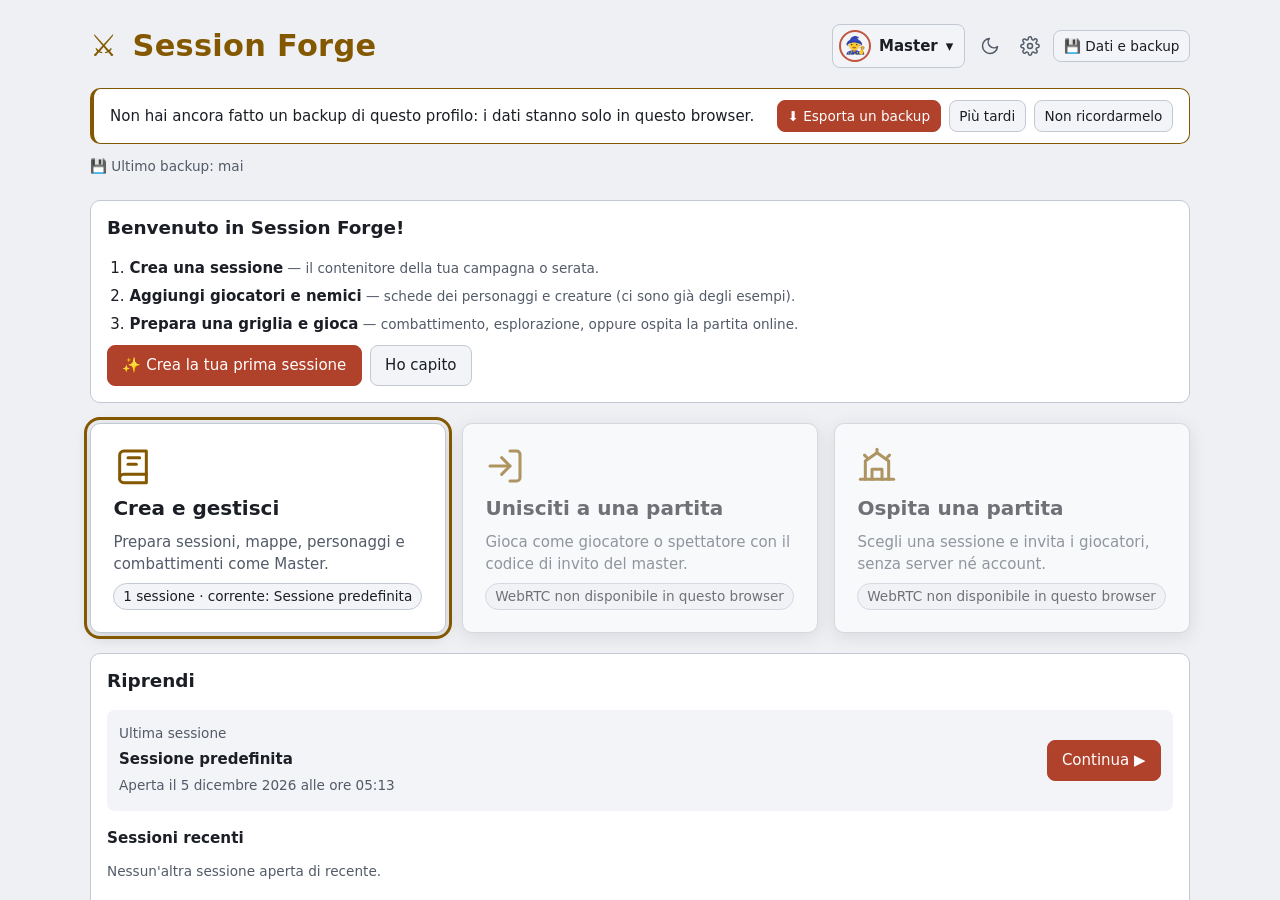
<file: index.html>
<!doctype html>
<html lang="it">
<head>
  <meta charset="utf-8">
  <meta name="viewport" content="width=device-width, initial-scale=1">
  <title>Session Forge</title>
  <meta name="description" content="Prepara e gioca le tue sessioni di D&amp;D 5e">
  <meta name="theme-color" content="#14161c">
  <link rel="manifest" href="manifest.json">
  <link rel="icon" href="icons/icon.svg" type="image/svg+xml">
  <!-- Tema, dimensione del testo e animazioni applicati prima del rendering (niente lampo di tema sbagliato). -->
  <script src="js/stato/archivio-locale.js"></script>
  <script src="js/impostazioni.js"></script>
  <script>DnD.impostazioni.init();</script>
  <link rel="stylesheet" href="css/style.css">
  <link rel="stylesheet" href="css/boss.css">
  <link rel="stylesheet" href="css/leggendario.css">
  <link rel="stylesheet" href="css/dadi.css">
  <link rel="stylesheet" href="css/portale.css">
</head>
<body>
  <div class="app">
    <nav class="sidebar" aria-label="Navigazione">
      <div class="brand">
        <span class="brand-name"><span class="brand-icon" aria-hidden="true">⚔</span> <span class="nav-label" id="brand-name">Session Forge</span></span>
        <button type="button" class="icon-btn sidebar-toggle" id="sidebar-toggle" aria-expanded="true" aria-controls="nav-list" title="Chiudi la barra (Ctrl+B)" aria-label="Chiudi la barra laterale">«</button>
      </div>
      <div class="session-picker" id="session-picker"></div>
      <ul class="nav" id="nav-list" aria-label="Sezioni"></ul>
      <div class="sidebar-footer" id="sidebar-footer"></div>
    </nav>
    <main id="main" class="main" tabindex="-1"></main>
  </div>
  <button type="button" id="dice-fab" class="dice-fab" aria-label="Apri i dadi" title="Dadi">🎲</button>
  <div id="toasts" class="toasts" aria-live="polite"></div>

  <script src="js/config.js"></script>
  <script src="js/dati/misure.js"></script>
  <script src="js/modello.js"></script>
  <script src="js/dadi.js"></script>
  <script src="js/regole.js"></script>
  <script src="js/statistiche.js"></script>
  <script src="js/combattenti.js"></script>
  <script src="js/dati/classi.js"></script>
  <script src="js/magie.js"></script>
  <script src="js/dati/srd-incantesimi.js"></script>
  <script src="js/srd-analisi.js"></script>
  <script src="js/dati/equipaggiamento.js"></script>
  <script src="js/dati/nomi.js"></script>
  <script src="js/dati/colori.js"></script>
  <script src="js/dati/libreria-icone.js"></script>
  <script src="js/icone.js"></script>
  <script src="js/immagini.js"></script>
  <script src="js/dati/suoni.js"></script>
  <script src="js/audio.js"></script>
  <script src="js/tileset.js"></script>
  <script src="js/tile.js"></script>
  <script src="js/tilemap.js"></script>
  <script src="js/collisioni.js"></script>
  <script src="js/griglia.js"></script>
  <script src="js/migrazioni-tile.js"></script>
  <script src="js/dati/visione.js"></script>
  <script src="js/visione.js"></script>
  <script src="js/condizioni.js"></script>
  <script src="js/dati/riposi.js"></script>
  <script src="js/riposi.js"></script>
  <script src="js/movimento.js"></script>
  <script src="js/layout-combattimento.js"></script>
  <script src="js/dati/creature.js"></script>
  <script src="js/dati/leggendario.js"></script>
  <script src="js/ia-comportamento.js"></script>
  <script src="js/creature.js"></script>
  <script src="js/boss.js"></script>
  <script src="js/biomi.js"></script>
  <script src="js/eventi.js"></script>
  <script src="js/esplorazione.js"></script>
  <script src="js/percorso.js"></script>
  <script src="js/dati/scheda.js"></script>
  <script src="js/scheda.js"></script>
  <script src="js/leggendario.js"></script>
  <script src="js/attrezzatura.js"></script>
  <script src="js/oggetti-mappa.js"></script>
  <script src="js/dati/mondo.js"></script>
  <script src="js/fazioni.js"></script>
  <script src="js/party.js"></script>
  <script src="js/citta.js"></script>
  <script src="js/npc.js"></script>
  <script src="js/quest.js"></script>
  <script src="js/dati/difficolta.js"></script>
  <script src="js/difficolta.js"></script>
  <script src="js/dati/scene.js"></script>
  <script src="js/scene.js"></script>
  <script src="js/dati/ia.js"></script>
  <script src="js/ia.js"></script>
  <script src="js/combattimento.js"></script>
  <script src="js/note.js"></script>
  <script src="js/validazione.js"></script>
  <script src="js/stato/normalizza.js"></script>
  <script src="js/stato/esempi.js"></script>
  <script src="js/stato/migrazioni.js"></script>
  <script src="js/dati.js"></script>
  <script src="js/stato/profili.js"></script>
  <script src="js/stato/archivio.js"></script>
  <script src="js/sessioni.js"></script>
  <script src="js/stato/srd.js"></script>
  <script src="js/stato/unione.js"></script>
  <script src="js/stato/backup.js"></script>
  <script src="js/generatore.js"></script>
  <script src="js/rotte.js"></script>
  <script src="js/rete/protocollo.js"></script>
  <script src="js/rete/trasporto.js"></script>
  <script src="js/rete/codici.js"></script>
  <script src="js/rete/segnalazione.js"></script>
  <script src="js/rete/filtro.js"></script>
  <script src="js/rete/immagini.js"></script>
  <script src="js/rete/intenzioni.js"></script>
  <script src="js/rete/valutazione.js"></script>
  <script src="js/rete/sessione.js"></script>
  <script src="js/ui-comune.js"></script>
  <script src="js/ui-condizioni.js"></script>
  <script src="js/ui-riposi.js"></script>
  <script src="js/ui-difficolta.js"></script>
  <script src="js/ui-icone.js"></script>
  <script src="js/ui-razze.js"></script>
  <script src="js/ui-srd.js"></script>
  <script src="js/ui-magie.js"></script>
  <script src="js/ui-incantesimi.js"></script>
  <script src="js/ui-asset.js"></script>
  <script src="js/ui-oggetti-mappa.js"></script>
  <script src="js/ui-ia.js"></script>
  <script src="js/ui-mondo-comuni.js"></script>
  <script src="js/ui-creature-comuni.js"></script>
  <script src="js/ui-scheda.js"></script>
  <script src="js/ui-creature.js"></script>
  <script src="js/ui-mostri.js"></script>
  <script src="js/ui-boss.js"></script>
  <script src="js/ui-percorso.js"></script>
  <script src="js/ui-leggendario.js"></script>
  <script src="js/ui-generatore.js"></script>
  <script src="js/ui-tileset.js"></script>
  <script src="js/ui-tile.js"></script>
  <script src="js/ui-strutture.js"></script>
  <script src="js/ui-attrezzatura.js"></script>
  <script src="js/ui-biomi.js"></script>
  <script src="js/ui-eventi.js"></script>
  <script src="js/ui-mondo.js"></script>
  <script src="js/ui-party.js"></script>
  <script src="js/ui-npc.js"></script>
  <script src="js/ui-quest.js"></script>
  <script src="js/ui-scene.js"></script>
  <script src="js/note-editor.js"></script>
  <script src="js/ui-note.js"></script>
  <script src="js/ui-dadi.js"></script>
  <script src="js/ui-colonne.js"></script>
  <script src="js/ui-griglia-disegno.js"></script>
  <script src="js/ui-griglia-pannello.js"></script>
  <script src="js/ui-griglia-puntatore.js"></script>
  <script src="js/ui-griglia.js"></script>
  <script src="js/ui-pannello-tile.js"></script>
  <script src="js/ui-visione.js"></script>
  <script src="js/ui-mappa-esplorazione.js"></script>
  <script src="js/ui-editor-griglie.js"></script>
  <script src="js/ui-combattimento-incantesimi.js"></script>
  <script src="js/ui-combattimento-creature.js"></script>
  <script src="js/ui-combattimento-preparazione.js"></script>
  <script src="js/ui-combattimento-ia.js"></script>
  <script src="js/ui-combattimento-mondo.js"></script>
  <script src="js/ui-combattimento.js"></script>
  <script src="js/ui-esplorazione.js"></script>
  <script src="js/ui-sessioni.js"></script>
  <script src="js/ui-suoni.js"></script>
  <script src="js/ui-impostazioni.js"></script>
  <script src="js/ui-backup.js"></script>
  <script src="js/ui-online.js"></script>
  <script src="js/ui-portale.js"></script>
  <script src="js/app.js"></script>
</body>
</html>
</file>
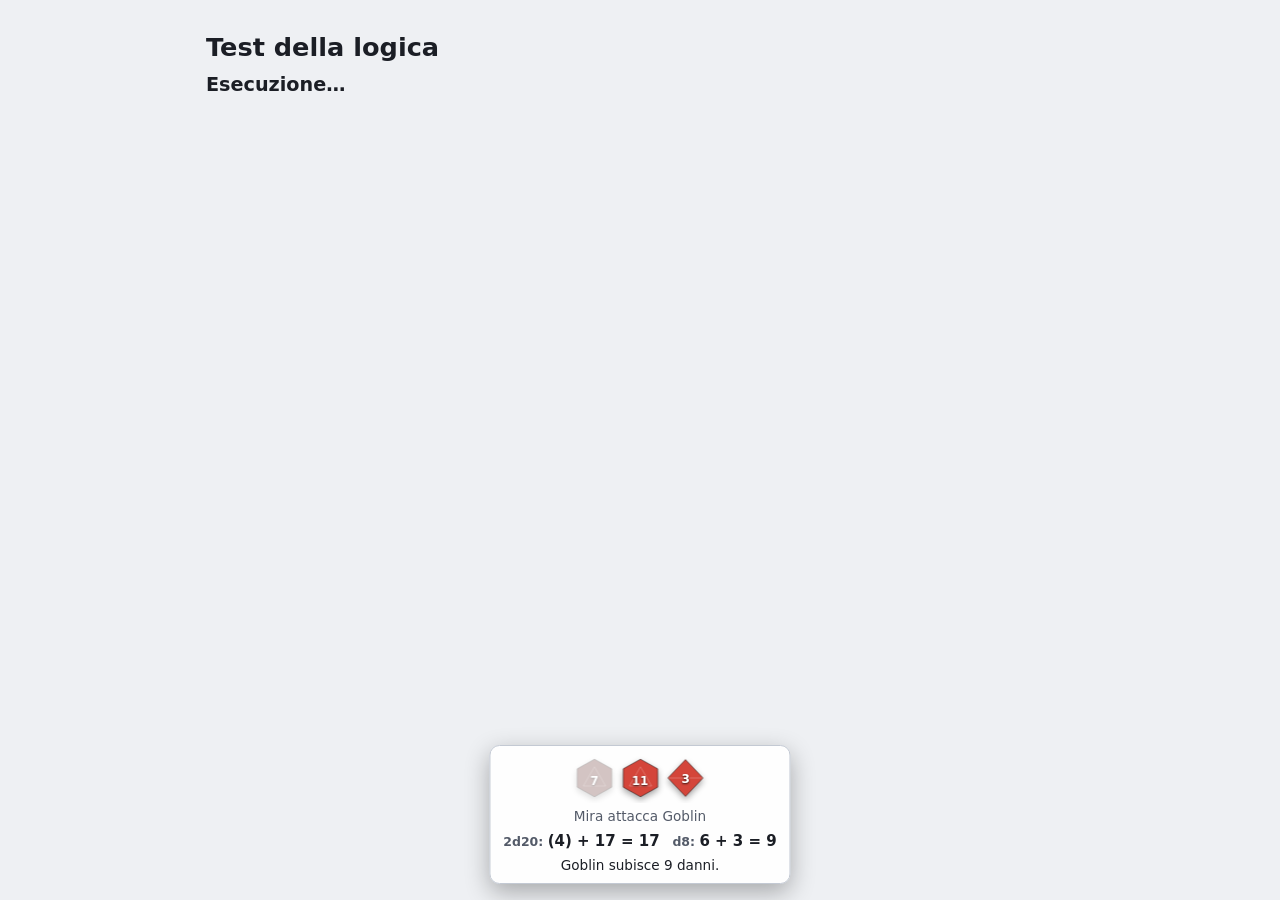
<file: test.html>
<!doctype html>
<html lang="it">
<head>
  <meta charset="utf-8">
  <meta name="viewport" content="width=device-width, initial-scale=1">
  <title>Test – Session Forge</title>
  <script src="js/stato/archivio-locale.js"></script>
  <script src="js/impostazioni.js"></script>
  <script>DnD.impostazioni.init();</script>
  <link rel="stylesheet" href="css/style.css">
  <link rel="stylesheet" href="css/boss.css">
  <link rel="stylesheet" href="css/leggendario.css">
  <link rel="stylesheet" href="css/dadi.css">
  <link rel="stylesheet" href="css/portale.css">
</head>
<body class="test-page">
  <main class="test-main">
    <h1>Test della logica</h1>
    <p id="summary" class="test-summary">Esecuzione…</p>
    <ul id="results" class="test-list"></ul>
  </main>
  <script src="js/config.js"></script>
  <script src="js/dati/misure.js"></script>
  <script src="js/modello.js"></script>
  <script src="js/dadi.js"></script>
  <script src="js/regole.js"></script>
  <script src="js/statistiche.js"></script>
  <script src="js/combattenti.js"></script>
  <script src="js/dati/classi.js"></script>
  <script src="js/magie.js"></script>
  <script src="js/dati/srd-incantesimi.js"></script>
  <script src="js/srd-analisi.js"></script>
  <script src="js/dati/equipaggiamento.js"></script>
  <script src="js/dati/nomi.js"></script>
  <script src="js/dati/colori.js"></script>
  <script src="js/dati/libreria-icone.js"></script>
  <script src="js/icone.js"></script>
  <script src="js/immagini.js"></script>
  <script src="js/dati/suoni.js"></script>
  <script src="js/audio.js"></script>
  <script src="js/tileset.js"></script>
  <script src="js/tile.js"></script>
  <script src="js/tilemap.js"></script>
  <script src="js/collisioni.js"></script>
  <script src="js/griglia.js"></script>
  <script src="js/migrazioni-tile.js"></script>
  <script src="js/dati/visione.js"></script>
  <script src="js/visione.js"></script>
  <script src="js/condizioni.js"></script>
  <script src="js/dati/riposi.js"></script>
  <script src="js/riposi.js"></script>
  <script src="js/movimento.js"></script>
  <script src="js/layout-combattimento.js"></script>
  <script src="js/dati/creature.js"></script>
  <script src="js/dati/leggendario.js"></script>
  <script src="js/ia-comportamento.js"></script>
  <script src="js/creature.js"></script>
  <script src="js/boss.js"></script>
  <script src="js/biomi.js"></script>
  <script src="js/eventi.js"></script>
  <script src="js/esplorazione.js"></script>
  <script src="js/percorso.js"></script>
  <script src="js/dati/scheda.js"></script>
  <script src="js/scheda.js"></script>
  <script src="js/leggendario.js"></script>
  <script src="js/attrezzatura.js"></script>
  <script src="js/oggetti-mappa.js"></script>
  <script src="js/dati/mondo.js"></script>
  <script src="js/fazioni.js"></script>
  <script src="js/party.js"></script>
  <script src="js/citta.js"></script>
  <script src="js/npc.js"></script>
  <script src="js/quest.js"></script>
  <script src="js/dati/difficolta.js"></script>
  <script src="js/difficolta.js"></script>
  <script src="js/dati/scene.js"></script>
  <script src="js/scene.js"></script>
  <script src="js/dati/ia.js"></script>
  <script src="js/ia.js"></script>
  <script src="js/combattimento.js"></script>
  <script src="js/note.js"></script>
  <script src="js/validazione.js"></script>
  <script src="js/stato/normalizza.js"></script>
  <script src="js/stato/esempi.js"></script>
  <script src="js/stato/migrazioni.js"></script>
  <script src="js/dati.js"></script>
  <script src="js/stato/profili.js"></script>
  <script src="js/stato/archivio.js"></script>
  <script src="js/sessioni.js"></script>
  <script src="js/stato/srd.js"></script>
  <script src="js/stato/unione.js"></script>
  <script src="js/stato/backup.js"></script>
  <script src="js/generatore.js"></script>
  <script src="js/rotte.js"></script>
  <script src="js/rete/protocollo.js"></script>
  <script src="js/rete/trasporto.js"></script>
  <script src="js/rete/codici.js"></script>
  <script src="js/rete/segnalazione.js"></script>
  <script src="js/rete/filtro.js"></script>
  <script src="js/rete/immagini.js"></script>
  <script src="js/rete/intenzioni.js"></script>
  <script src="js/rete/valutazione.js"></script>
  <script src="js/rete/sessione.js"></script>
  <script src="js/ui-comune.js"></script>
  <script src="js/ui-condizioni.js"></script>
  <script src="js/ui-riposi.js"></script>
  <script src="js/ui-difficolta.js"></script>
  <script src="js/ui-icone.js"></script>
  <script src="js/ui-razze.js"></script>
  <script src="js/ui-srd.js"></script>
  <script src="js/ui-magie.js"></script>
  <script src="js/ui-incantesimi.js"></script>
  <script src="js/ui-asset.js"></script>
  <script src="js/ui-oggetti-mappa.js"></script>
  <script src="js/ui-ia.js"></script>
  <script src="js/ui-mondo-comuni.js"></script>
  <script src="js/ui-creature-comuni.js"></script>
  <script src="js/ui-scheda.js"></script>
  <script src="js/ui-creature.js"></script>
  <script src="js/ui-mostri.js"></script>
  <script src="js/ui-boss.js"></script>
  <script src="js/ui-percorso.js"></script>
  <script src="js/ui-leggendario.js"></script>
  <script src="js/ui-generatore.js"></script>
  <script src="js/ui-tileset.js"></script>
  <script src="js/ui-tile.js"></script>
  <script src="js/ui-strutture.js"></script>
  <script src="js/ui-attrezzatura.js"></script>
  <script src="js/ui-biomi.js"></script>
  <script src="js/ui-eventi.js"></script>
  <script src="js/ui-mondo.js"></script>
  <script src="js/ui-party.js"></script>
  <script src="js/ui-npc.js"></script>
  <script src="js/ui-quest.js"></script>
  <script src="js/ui-scene.js"></script>
  <script src="js/note-editor.js"></script>
  <script src="js/ui-note.js"></script>
  <script src="js/ui-dadi.js"></script>
  <script src="js/ui-colonne.js"></script>
  <script src="js/ui-griglia-disegno.js"></script>
  <script src="js/ui-griglia-pannello.js"></script>
  <script src="js/ui-griglia-puntatore.js"></script>
  <script src="js/ui-griglia.js"></script>
  <script src="js/ui-pannello-tile.js"></script>
  <script src="js/ui-visione.js"></script>
  <script src="js/ui-mappa-esplorazione.js"></script>
  <script src="js/ui-editor-griglie.js"></script>
  <script src="js/ui-combattimento-incantesimi.js"></script>
  <script src="js/ui-combattimento-creature.js"></script>
  <script src="js/ui-combattimento-preparazione.js"></script>
  <script src="js/ui-combattimento-ia.js"></script>
  <script src="js/ui-combattimento-mondo.js"></script>
  <script src="js/ui-combattimento.js"></script>
  <script src="js/ui-esplorazione.js"></script>
  <script src="js/ui-sessioni.js"></script>
  <script src="js/ui-suoni.js"></script>
  <script src="js/ui-impostazioni.js"></script>
  <script src="js/ui-backup.js"></script>
  <script src="js/ui-online.js"></script>
  <script src="js/ui-portale.js"></script>
  <script src="js/test.js"></script>
  <script>
    DnD.runTests().then((results) => {
      const list = document.getElementById('results');
      for (const r of results) {
        const li = document.createElement('li');
        li.className = r.ok ? 'pass' : 'fail';
        li.textContent = (r.ok ? '✔ ' : '✘ ') + r.name + (r.ok ? '' : ' — ' + r.error);
        list.appendChild(li);
      }
      const failed = results.filter((r) => !r.ok).length;
      const summary = document.getElementById('summary');
      summary.textContent = failed
        ? failed + ' test falliti su ' + results.length
        : 'Tutti i ' + results.length + ' test sono passati';
      summary.className = 'test-summary ' + (failed ? 'fail' : 'pass');
    });
  </script>
</body>
</html>
</file>
<file: css/style.css>
/* Tema chiaro (predefinito) su :root, tema scuro su [data-theme="dark"].
   Tutti i colori dell'interfaccia passano da queste variabili. */
:root {
  /* Note del master: bordi e intestazioni delle tabelle, evidenziatore leggibile. */
  --note-table-border: #9aa3b2;
  --note-table-head: #e8ebf0;
  --note-mark-text: #1b1e25;
  --bg: #eef0f3;
  --bg-2: #e3e6eb;
  --panel: #ffffff;
  --panel-2: #f3f4f7;
  --border: #c3c9d3;
  --text: #1b1e25;
  --muted: #535a68;
  --accent: #835800;
  --accent-text: #ffffff;
  --primary: #b0412b;
  --primary-hover: #943422;
  --on-primary: #ffffff;
  --danger: #b32d2d;
  --danger-text: #a02323;
  --danger-border: #e2b3b3;
  --on-danger: #ffffff;
  --ok: #1f7a3f;
  --ok-text: #1a6a36;
  --warn: #8a5e00;
  --bad: #b0281c;
  --player: #2f6fb8;
  --npc: #b0412b;
  --magic: #7a4cc2;
  --selection: #1b1e25;
  --crit-bg: #fbf0d5;
  --backdrop: rgba(20, 22, 28, 0.45);
  --shadow: 0 4px 16px rgba(0, 0, 0, 0.15);
  --hp-high: #1f7a3f;
  --hp-mid: #9a6a00;
  --hp-low: #b02a1e;
  --hp-track: #dfe3e9;
  --conc: #7c3aed;
  --cond-token-bg: rgba(255, 255, 255, 0.92);
  --death-ok: #2f9e5b;
  --death-ko: #c2362b;
  /* Difficoltà degli incontri: fasce della barra e testo sopra di esse */
  --diff-banale: #9aa3b2;
  --diff-facile: #2f9e5b;
  --diff-medio: #c9a227;
  --diff-difficile: #d9771f;
  --diff-mortale: #c2362b;
  --diff-oltre: #6b1f5c;
  --diff-on: #14161c;
  --diff-on-dark: #ffffff;
  /* Scheda del giocatore: carta chiara */
  --sheet-bg: #fbf6ea;
  --sheet-ink: #2b2418;
  --sheet-line: #b9a77f;
  --sheet-box: #fffdf6;
  --sheet-accent: #7a2e1f;
  --grid-bg: #e3e6eb;
  --grid-board: #fbfaf6;
  --grid-line: rgba(0, 0, 0, 0.10);
  --grid-line-strong: rgba(0, 0, 0, 0.26);
  --grid-label: #535a68;
  --grid-label-bg: rgba(255, 255, 255, 0.92);
  --grid-missing: #9aa0a8;
  --grid-missing-text: #1b1e25;
  /* Canvas della griglia: stessi valori in ogni tema (letti da ui-griglia-disegno.js). */
  --grid-ok: rgba(63,174,99,0.45);
  --grid-bad: rgba(212,69,58,0.5);
  --grid-reach: rgba(63,174,99,0.18);
  --grid-reach-dash: rgba(232,131,42,0.16);
  --grid-shape-stroke: rgba(0,0,0,0.4);
  --grid-hostile: #d4453a;
  --grid-badge-bg: #111;
  --grid-badge-fg: #fff;
  --grid-hidden-bg: rgba(0,0,0,0.6);
  --grid-hidden-slash: #ff6b5e;
  /* Altri canvas (DnD.ui.coloreTema), stessi valori in ogni tema. */
  --mappa-fatto: rgba(0,0,0,0.7);
  --mappa-nascosto-bg: rgba(20,22,28,0.85);
  --mappa-tratto: #ffffff;
  --mappa-cursore: rgba(255,255,255,0.8);
  --boss-corona: #f2c94c;
  --boss-corona-bordo: #3a2408;
  --boss-anteprima-linea: rgba(255,255,255,0.08);
  --lg-bianco: #ffffff;
  --lg-ricerca: #5cc8f0;
  --lg-ombra: #000000;
  /* Luce, visione e nebbia di guerra (r, g, b): buio, velo del master, nebbia dei giocatori, stanze, segni. */
  --vision-dark: 12, 16, 34;
  --vision-fog: 74, 82, 99;
  --vision-fog-player: 46, 50, 60;
  --vision-room: 70, 120, 230;
  --vision-mark: #c98a00;
  /* Canvas della visione: stessi valori in ogni tema (letti da ui-visione.js). */
  --vision-source-dark: #1b1d27;
  --vision-source-dark-stroke: #c9c2ff;
  --vision-sight-blocca: rgba(212,69,58,0.45);
  --vision-sight-libera: rgba(63,174,99,0.4);
  --vision-sight-altro: rgba(150,150,170,0.45);
  --vision-sight-bloccata: rgba(212,69,58,0.55);
  --zone-players: 47, 111, 184;
  --zone-enemies: 176, 40, 28;
  /* Sovrapposizioni dei TileSet e delle TileMap (taglio, selezione, esclusi, bloccanti, collisioni). */
  --ts-cut: rgba(131, 88, 0, 0.75);
  --ts-selected: rgba(47, 111, 184, 0.35);
  --ts-excluded: rgba(20, 22, 28, 0.55);
  --ts-blocking: rgba(176, 40, 28, 0.38);
  --ts-collision: rgba(122, 76, 194, 0.35);
  --ts-collision-line: #5a2fa0;
  --ts-vertex: #ffffff;
  --ts-free: #1f7a3f;
  --radius: 10px;
  color-scheme: light;
}

[data-theme="dark"] {
  --note-table-border: #59627a;
  --note-table-head: #2d3342;
  --note-mark-text: #14161c;
  --bg: #14161c;
  --bg-2: #1b1e26;
  --panel: #222631;
  --panel-2: #2a2f3c;
  --border: #363c4b;
  --text: #e6e8ee;
  --muted: #9aa1b2;
  --accent: #e8c170;
  --accent-text: #1a1408;
  --primary: #c0553f;
  --primary-hover: #d4654e;
  --on-primary: #ffffff;
  --danger: #b33a3a;
  --danger-text: #ff9b91;
  --danger-border: #5c2a2a;
  --on-danger: #ffffff;
  --ok: #3fae63;
  --ok-text: #8be0a6;
  --warn: #d9a520;
  --bad: #d4453a;
  --player: #4f8fd6;
  --npc: #c0553f;
  --magic: #a777e3;
  --selection: #ffffff;
  --crit-bg: #3a2f17;
  --backdrop: rgba(0, 0, 0, 0.6);
  --shadow: 0 4px 16px rgba(0, 0, 0, 0.35);
  --hp-high: #3fae63;
  --hp-mid: #d9a520;
  --hp-low: #e0574b;
  --hp-track: #14161c;
  --conc: #b794f6;
  --cond-token-bg: rgba(20, 22, 28, 0.92);
  --death-ok: #4cc27a;
  --death-ko: #ef6b5f;
  --diff-banale: #6b7385;
  --diff-facile: #3fb873;
  --diff-medio: #d8b63a;
  --diff-difficile: #ec8a35;
  --diff-mortale: #ef6b5f;
  --diff-oltre: #b05aa0;
  --diff-on: #14161c;
  --diff-on-dark: #14161c;
  /* Scheda del giocatore: pergamena scura */
  --sheet-bg: #2a2419;
  --sheet-ink: #efe4c8;
  --sheet-line: #6e5f40;
  --sheet-box: #352d20;
  --sheet-accent: #e0a35a;
  --grid-bg: #14161c;
  --grid-board: #1d2129;
  --grid-line: rgba(255, 255, 255, 0.07);
  --grid-line-strong: rgba(255, 255, 255, 0.16);
  --grid-label: #9aa1b2;
  --grid-label-bg: rgba(20, 22, 28, 0.85);
  --grid-missing: #5c5f66;
  --grid-missing-text: #dddddd;
  --vision-dark: 2, 3, 10;
  --vision-fog: 10, 11, 16;
  --vision-fog-player: 6, 7, 10;
  --vision-room: 110, 160, 255;
  --vision-mark: #f2b632;
  --zone-players: 79, 143, 214;
  --zone-enemies: 212, 69, 58;
  --ts-cut: rgba(232, 193, 112, 0.8);
  --ts-selected: rgba(79, 143, 214, 0.42);
  --ts-excluded: rgba(0, 0, 0, 0.62);
  --ts-blocking: rgba(224, 87, 75, 0.42);
  --ts-collision: rgba(167, 119, 227, 0.4);
  --ts-collision-line: #d4b8ff;
  --ts-vertex: #14161c;
  --ts-free: #8be0a6;
  color-scheme: dark;
}

/* Dimensione del testo e animazioni ridotte (dal pannello Impostazioni). */
html { font-size: 100%; }
html[data-text-size="piccolo"] { font-size: 87.5%; }
html[data-text-size="grande"] { font-size: 115%; }
html[data-reduce-motion] *, html[data-reduce-motion] *::before, html[data-reduce-motion] *::after {
  transition: none !important;
  animation: none !important;
  scroll-behavior: auto !important;
}

* { box-sizing: border-box; }

html, body { height: 100%; }

body {
  margin: 0;
  background: var(--bg);
  color: var(--text);
  font: 0.9375rem/1.5 system-ui, -apple-system, "Segoe UI", Roboto, sans-serif;
}

h1, h2, h3 { margin: 0 0 0.5rem; line-height: 1.2; }
h1 { font-size: 1.6rem; }
h2 { font-size: 1.15rem; }
h3 { font-size: 1.05rem; }
p { margin: 0.25rem 0; }

.muted { color: var(--muted); }
.small { font-size: 0.85rem; }
.empty { color: var(--muted); padding: 2rem; text-align: center; border: 1px dashed var(--border); border-radius: var(--radius); }

/* ---------- Layout ---------- */
.app { display: grid; grid-template-columns: 230px 1fr; height: 100%; transition: grid-template-columns 0.15s; }
.app.sidebar-collapsed { grid-template-columns: 60px 1fr; }
.app.sidebar-collapsed .nav-label { display: none; }
.app.sidebar-collapsed .sidebar { padding: 1rem 0.4rem; }
.app.sidebar-collapsed .brand { flex-direction: column; padding: 0; }
.app.sidebar-collapsed .nav button { justify-content: center; padding: 0.55rem 0; }
.app.sidebar-collapsed .nav-group { padding: 0; margin: 0.35rem 0.5rem; }
.app.sidebar-collapsed .session-full { display: none; }
.app.sidebar-collapsed .session-compact { display: inline-grid; }
.app.sidebar-collapsed .sidebar-footer { flex-direction: column; }
.app.sidebar-collapsed .nav button.active { box-shadow: inset 0 -3px 0 var(--accent); }

.sidebar {
  background: var(--bg-2);
  border-right: 1px solid var(--border);
  display: flex;
  flex-direction: column;
  padding: 1rem 0.75rem;
  gap: 0.75rem;
  overflow-y: auto;
}

.brand { font-weight: 700; font-size: 1.15rem; color: var(--accent); padding: 0 0.25rem 0 0.5rem; display: flex; align-items: center; justify-content: space-between; gap: 0.25rem; }
.brand-name { white-space: nowrap; overflow: hidden; }
.nav button .nav-label { margin-left: 0.35rem; }
.brand-icon { margin-right: 0.25rem; }

.nav { list-style: none; margin: 0; padding: 0; display: flex; flex-direction: column; gap: 0.25rem; }
.nav button {
  width: 100%;
  text-align: left;
  background: none;
  border: none;
  color: var(--text);
  padding: 0.6rem 0.75rem;
  border-radius: 8px;
  font: inherit;
  cursor: pointer;
}
.nav button:hover { background: var(--panel); }
.nav button.active { background: var(--panel-2); color: var(--accent); box-shadow: inset 3px 0 0 var(--accent); }

/* Menù: gruppi separati da una linea leggera, voce attiva e hover evidenti. */
.nav-group { margin: 0.5rem 0.5rem 0.15rem; padding-top: 0.5rem; border-top: 1px solid var(--border); font-size: 0.7rem; text-transform: uppercase; letter-spacing: 0.08em; color: var(--muted); }
.nav-group:first-child { border-top: none; margin-top: 0; padding-top: 0; }
.nav button { display: flex; align-items: center; gap: 0.1rem; }
.nav button:focus-visible { outline: 2px solid var(--accent); outline-offset: -2px; }
.svg-icon { display: block; flex: none; }
.nav-icon { display: inline-grid; place-items: center; width: 1.6rem; }

/* Selettore della sessione */
.session-picker { display: flex; flex-direction: column; gap: 0.3rem; }
.session-full { display: flex; flex-direction: column; gap: 0.3rem; padding: 0.5rem; background: var(--bg); border: 1px solid var(--border); border-radius: 8px; }
.session-label { font-size: 0.7rem; text-transform: uppercase; letter-spacing: 0.08em; color: var(--muted); }
.session-actions { display: flex; gap: 0.15rem; }
.session-actions .icon-btn { width: 1.9rem; height: 1.9rem; font-size: 0.9rem; }
.session-compact { display: none; place-items: center; align-self: center; width: 2.4rem; height: 2.4rem; }

/* Piede della barra: impostazioni e tema */
.sidebar-footer { margin-top: auto; display: flex; gap: 0.35rem; align-items: center; position: relative; }
.footer-btn { display: inline-grid; place-items: center; width: 2.4rem; height: 2.4rem; color: var(--text); border-color: var(--border); }
.footer-btn:hover { background: var(--panel-2); }
.settings-panel { position: fixed; left: 0.75rem; bottom: 4rem; z-index: 2500; width: min(340px, calc(100vw - 1.5rem)); max-height: calc(100vh - 6rem); overflow-y: auto;
  background: var(--panel); color: var(--text); border: 1px solid var(--border); border-radius: var(--radius); box-shadow: var(--shadow); padding: 1rem;
  display: flex; flex-direction: column; gap: 0.75rem; }
.settings-panel[hidden] { display: none; }
.settings-panel h2 { margin: 0; }
.settings-group { display: flex; flex-direction: column; gap: 0.4rem; }
.settings-actions { display: flex; flex-direction: column; gap: 0.4rem; align-items: stretch; }
/* Suoni: pulsante rapido (stato sempre visibile sull'icona) e finestra «Tutti i suoni». */
.sound-btn.off { color: var(--muted); }
.sound-btn[aria-pressed="true"] { color: var(--accent); }
.sound-panel { gap: 0.75rem; }
.sound-top { display: flex; flex-wrap: wrap; gap: 0.5rem 1.25rem; align-items: center; }
.sound-cat { display: flex; flex-direction: column; gap: 0.35rem; border: 1px solid var(--border); border-radius: 8px; padding: 0.5rem 0.75rem; }
.sound-cat legend { padding: 0 0.3rem; font-weight: 700; }
.sound-row { display: grid; grid-template-columns: minmax(10rem, 1.4fr) minmax(5rem, 0.8fr) auto auto; gap: 0.3rem 0.6rem; align-items: center;
  padding: 0.25rem 0; border-top: 1px solid var(--border); }
.sound-actions { display: flex; flex-wrap: wrap; gap: 0.3rem; }
.sound-tag.custom { color: var(--accent); border-color: var(--accent); }
.sound-tag.broken { color: var(--bad); border-color: var(--bad); }
@media (max-width: 720px) { .sound-row { grid-template-columns: 1fr 1fr; } .sound-actions { grid-column: 1 / -1; } }

/* Schede (Strutture / Oggetti) */
.tabs { display: flex; gap: 0.25rem; border-bottom: 1px solid var(--border); margin-bottom: 1rem; }
.tab { background: none; border: none; border-bottom: 3px solid transparent; color: var(--muted); padding: 0.55rem 1rem; font: inherit; font-weight: 600; cursor: pointer; }
.tab:hover { color: var(--text); }
.tab.active { color: var(--accent); border-bottom-color: var(--accent); }
.tab:focus-visible { outline: 2px solid var(--accent); outline-offset: -2px; }

/* Schermate vuote con pulsanti rapidi */
.empty-state { text-align: center; padding: 3rem 1.5rem; border: 1px dashed var(--border); border-radius: var(--radius); background: var(--panel); display: flex; flex-direction: column; align-items: center; gap: 0.5rem; }
.empty-state .head-actions { justify-content: center; margin-top: 0.5rem; }

.main { overflow-y: auto; padding: 1.5rem; outline: none; }

.section-head { display: flex; align-items: center; justify-content: space-between; gap: 1rem; flex-wrap: wrap; margin-bottom: 1rem; }
.head-actions { display: flex; gap: 0.5rem; flex-wrap: wrap; }

.panel { background: var(--panel); border: 1px solid var(--border); border-radius: var(--radius); padding: 1rem; }

.grid-2 { display: grid; grid-template-columns: repeat(auto-fit, minmax(260px, 1fr)); gap: 1rem; }
.grid-3 { display: grid; grid-template-columns: repeat(auto-fit, minmax(200px, 1fr)); gap: 0 1rem; }

/* ---------- Pulsanti ---------- */
.btn {
  background: var(--panel-2);
  color: var(--text);
  border: 1px solid var(--border);
  border-radius: 8px;
  padding: 0.5rem 0.9rem;
  font: inherit;
  cursor: pointer;
  transition: background 0.15s, border-color 0.15s;
}
.btn:hover:not(:disabled) { border-color: var(--accent); }
.btn:disabled { opacity: 0.45; cursor: not-allowed; }
.btn.primary { background: var(--primary); border-color: var(--primary); color: var(--on-primary); }
.btn.primary:hover:not(:disabled) { background: var(--primary-hover); }
.btn.danger { color: var(--danger-text); border-color: var(--danger-border); }
.btn.danger:hover:not(:disabled) { background: var(--danger); color: var(--on-danger); border-color: var(--danger); }
.btn.small { padding: 0.3rem 0.6rem; font-size: 0.85rem; }
.btn.wide { width: 100%; }
.btn:focus-visible, .nav button:focus-visible, .icon-btn:focus-visible { outline: 2px solid var(--accent); outline-offset: 2px; }

.icon-btn {
  background: none;
  border: 1px solid transparent;
  color: var(--muted);
  border-radius: 6px;
  width: 2rem;
  height: 2rem;
  cursor: pointer;
  font-size: 1rem;
  flex: none;
}
.icon-btn:hover { color: var(--text); border-color: var(--border); }
.icon-btn.danger:hover { color: var(--on-danger); background: var(--danger); }

/* ---------- Form ---------- */
.form { display: flex; flex-direction: column; gap: 0.75rem; }
.field { display: flex; flex-direction: column; gap: 0.25rem; margin-bottom: 0.5rem; min-width: 0; }
.field label { font-size: 0.85rem; color: var(--muted); }
.hint { color: var(--muted); font-size: 0.8rem; }

input, select, textarea {
  background: var(--bg);
  color: var(--text);
  border: 1px solid var(--border);
  border-radius: 6px;
  padding: 0.45rem 0.6rem;
  font: inherit;
  width: 100%;
  min-width: 0;
}
textarea { resize: vertical; }
input:focus, select:focus, textarea:focus { outline: none; border-color: var(--accent); }
input[type="checkbox"], input[type="radio"] { width: auto; accent-color: var(--primary); }
input.invalid, select.invalid { border-color: var(--bad); }
.error { color: var(--danger-text); font-size: 0.8rem; min-height: 0; }
.error:empty { display: none; }

fieldset { border: 1px solid var(--border); border-radius: var(--radius); padding: 0.75rem; margin: 0; min-width: 0; }
legend { padding: 0 0.4rem; color: var(--accent); font-weight: 600; }

.check { display: inline-flex; align-items: center; gap: 0.35rem; cursor: pointer; font-size: 0.9rem; }
.inline { display: inline-flex; align-items: center; gap: 0.5rem; }
.inline input { width: 5.5rem; }

.ability-row { display: grid; grid-template-columns: repeat(6, minmax(0, 1fr)); gap: 0.5rem; }
.ability-cell { display: flex; flex-direction: column; align-items: stretch; gap: 0.3rem; text-align: center; background: var(--bg-2); border-radius: 8px; padding: 0.5rem; }
.ability-label { font-weight: 700; color: var(--accent); }
.ability-cell input[type="number"] { text-align: center; }
.ability-cell .check { justify-content: center; font-size: 0.8rem; }
.ability-final { font-size: 0.8rem; color: var(--muted); }

details.extra summary { cursor: pointer; color: var(--accent); margin-bottom: 0.5rem; }

.weapons { display: flex; flex-direction: column; gap: 0.5rem; }
.weapon-head, .weapon-row { display: grid; grid-template-columns: 2fr 1fr 1fr 1fr 1.5fr 2rem; gap: 0.5rem; align-items: start; }
.weapon-head span { font-size: 0.8rem; color: var(--muted); }
.weapon-row .field { margin: 0; }
.sr-label { position: absolute; width: 1px; height: 1px; overflow: hidden; clip: rect(0 0 0 0); }
.weapons > .btn { align-self: flex-start; }

.form-actions { display: flex; justify-content: flex-end; align-items: center; gap: 0.75rem; flex-wrap: wrap; margin-top: 1rem; }
.radio-row { display: flex; gap: 1rem; flex-wrap: wrap; }

/* ---------- Schede elenco ---------- */
.card-grid { display: grid; grid-template-columns: repeat(auto-fill, minmax(280px, 1fr)); gap: 1rem; }
.card { background: var(--panel); border: 1px solid var(--border); border-radius: var(--radius); padding: 1rem; display: flex; flex-direction: column; gap: 0.35rem; }
.card-title { display: flex; flex-wrap: wrap; justify-content: space-between; align-items: start; gap: 0.5rem; }
/* Titolo lungo e distintivi: vanno a capo invece di finire sotto il distintivo a destra. */
.card-title .title-with-icon { flex-wrap: wrap; }
.card-actions { display: flex; gap: 0.4rem; flex-wrap: wrap; margin-top: auto; padding-top: 0.5rem; }
.ac-badge { background: var(--panel-2); border: 1px solid var(--accent); color: var(--accent); border-radius: 6px; padding: 0.05rem 0.45rem; font-weight: 700; font-size: 0.85rem; white-space: nowrap; }
.stat-line { display: grid; grid-template-columns: repeat(3, 1fr); gap: 0.2rem 0.5rem; font-size: 0.85rem; }
.stat b { color: var(--accent); }
.weapon-list { margin: 0.25rem 0; padding-left: 1.1rem; }

/* ---------- Dadi ---------- */
.dice-widget { display: flex; flex-direction: column; gap: 0.9rem; }
.dice-controls { display: flex; gap: 1rem; flex-wrap: wrap; }
.dice-buttons { display: grid; grid-template-columns: repeat(6, minmax(0, 1fr)); gap: 0.5rem; }
.die-btn { font-size: 1.1rem; font-weight: 700; padding: 0.8rem 0; }
.dice-expr-form { display: flex; gap: 0.5rem; }
.dice-result { background: var(--bg-2); border-radius: var(--radius); padding: 1rem; text-align: center; min-height: 7rem; display: flex; flex-direction: column; justify-content: center; gap: 0.5rem; }
.dice-expr { color: var(--muted); }
.dice-rolls { display: flex; flex-wrap: wrap; justify-content: center; gap: 0.4rem; }
.die { display: inline-grid; place-items: center; min-width: 2.2rem; height: 2.2rem; padding: 0 0.3rem; border-radius: 8px; background: var(--panel-2); border: 1px solid var(--border); font-weight: 700; }
.die.max { border-color: var(--ok); color: var(--ok-text); }
.die.min { border-color: var(--bad); color: var(--danger-text); }
.die-mod { align-self: center; color: var(--muted); font-weight: 700; }
.dice-total { font-size: 2.4rem; font-weight: 800; color: var(--accent); }
.history-head { display: flex; justify-content: space-between; align-items: center; gap: 0.5rem; }
.history-head h2, .history-head h3 { margin: 0; }
.dice-history { list-style: none; margin: 0; padding: 0; max-height: 16rem; overflow-y: auto; }
.dice-history li { display: grid; grid-template-columns: 6rem 1fr auto; gap: 0.5rem; padding: 0.3rem 0.25rem; border-bottom: 1px solid var(--border); }
.hist-expr { color: var(--accent); }

.dice-fab {
  position: fixed;
  right: 1.25rem;
  bottom: 1.25rem;
  width: 3.5rem;
  height: 3.5rem;
  border-radius: 50%;
  border: none;
  background: var(--primary);
  color: var(--on-primary);
  font-size: 1.6rem;
  box-shadow: var(--shadow);
  cursor: pointer;
  z-index: 10;
}
.dice-fab:hover { background: var(--primary-hover); }
.dice-fab[hidden] { display: none; }

/* ---------- Modale e notifiche ---------- */
.modal {
  background: var(--panel);
  color: var(--text);
  border: 1px solid var(--border);
  border-radius: var(--radius);
  padding: 0;
  width: min(560px, calc(100vw - 2rem));
  max-height: calc(100vh - 2rem);
  box-shadow: var(--shadow);
}
.modal::backdrop { background: var(--backdrop); }
.modal-header { display: flex; justify-content: space-between; align-items: center; padding: 0.9rem 1rem; border-bottom: 1px solid var(--border); }
.modal-header h2 { margin: 0; }
.modal-body { padding: 1rem; }
.modal-actions { display: flex; justify-content: flex-end; gap: 0.5rem; padding: 0.75rem 1rem; border-top: 1px solid var(--border); }

.toasts { position: fixed; top: 1rem; right: 1rem; display: flex; flex-direction: column; gap: 0.5rem; z-index: 1000; max-width: min(380px, calc(100vw - 2rem)); }
.toast { background: var(--panel-2); border-left: 4px solid var(--accent); padding: 0.6rem 0.9rem; border-radius: 6px; box-shadow: var(--shadow); animation: toast-in 0.2s ease-out; }
.toast.success { border-color: var(--ok); }
.toast.error { border-color: var(--bad); }
@keyframes toast-in { from { opacity: 0; transform: translateY(-6px); } }

/* ---------- Combattimento ---------- */
.pick-list { list-style: none; margin: 0; padding: 0; display: flex; flex-direction: column; gap: 0.4rem; }
.pick-list li { display: flex; align-items: center; gap: 0.25rem; flex-wrap: wrap; padding: 0.4rem; border-radius: 6px; background: var(--bg-2); }
.qty { width: 4.5rem; text-align: center; }

.init-table { width: 100%; border-collapse: collapse; margin-top: 0.5rem; }
.init-table th, .init-table td { text-align: left; padding: 0.45rem; border-bottom: 1px solid var(--border); vertical-align: top; }
.init-table input { width: 6rem; }
.kind-dot { display: inline-block; width: 0.6rem; height: 0.6rem; border-radius: 50%; }
.kind-dot.player { background: var(--player); }
.kind-dot.npc { background: var(--npc); }

/* Schermata del combattimento attivo: intestazione e tre colonne (entità | griglia | turni) che riempiono
   l'altezza. Le colonne laterali hanno larghezza --left-w / --right-w (vedi layout-combattimento.js) e si
   richiudono in una striscia con il solo pulsante per riaprirle. */
.combat-screen { display: flex; flex-direction: column; height: calc(100vh - 3rem); min-height: 560px; }
.combat-screen > .section-head { margin-bottom: 0.6rem; }
.combat-layout {
  --strip: 2.4rem;
  display: grid;
  grid-template-columns: var(--left-w, 340px) 8px minmax(0, 1fr) 8px var(--right-w, 300px);
  grid-template-rows: minmax(0, 1fr);
  gap: 0.5rem;
  flex: 1;
  min-height: 0;
}
.combat-layout.left-closed { grid-template-columns: var(--strip) 0 minmax(0, 1fr) 8px var(--right-w, 300px); }
.combat-layout.right-closed { grid-template-columns: var(--left-w, 340px) 8px minmax(0, 1fr) 0 var(--strip); }
.combat-layout.left-closed.right-closed { grid-template-columns: var(--strip) 0 minmax(0, 1fr) 0 var(--strip); }
.combat-layout.left-closed > [data-divider="left"], .combat-layout.right-closed > [data-divider="right"] { visibility: hidden; }
.combat-col { display: flex; flex-direction: column; gap: 0.75rem; min-height: 0; min-width: 0; overflow-y: auto; padding: 2px; }
.combat-col-head { display: flex; align-items: center; gap: 0.4rem; position: sticky; top: 0; z-index: 2; background: var(--bg); padding: 0.1rem 0 0.3rem; }
.combat-col-head h2 { margin: 0; font-size: 1rem; flex: 1; }
.combat-turns .combat-col-head h2 { text-align: left; }
.collapse-btn { flex: none; }
/* Colonna chiusa: resta solo il pulsante per riaprirla. */
.left-closed .combat-entities > :not(.combat-col-head), .right-closed .combat-turns > :not(.combat-col-head),
.left-closed .combat-entities h2, .right-closed .combat-turns h2, .right-closed .combat-turns .dice-inline { display: none; }
.left-closed .combat-entities, .right-closed .combat-turns { overflow: hidden; align-items: center; }
.combat-entities .combatants { grid-template-columns: minmax(0, 1fr); align-content: start; }
.combat-center { position: relative; display: flex; flex-direction: column; gap: 0.4rem; min-width: 0; min-height: 0; }
.combat-center > .grid-pane { flex: 1; min-height: 0; }
/* Ombra dei boss: limitata all'area della griglia, non copre le colonne. */
.combat-center > .boss-vignette { position: absolute; border-radius: var(--radius); }
.combat-center > .boss-hud { margin-bottom: 0; }
/* Turni: il log occupa lo spazio verticale restante. */
.combat-turns .turn-order { max-height: 32vh; }
.combat-turns .log-panel { flex: 1 0 12rem; display: flex; flex-direction: column; min-height: 12rem; }
.combat-turns .log { flex: 1; max-height: none; min-height: 0; }
.combat-tabs { display: none; }
/* I pulsanti fissi non coprono le colonne: i dadi sono nella colonna dei turni, le note hanno il loro margine. */
body:has(.combat-screen) .dice-fab { display: none; }
@media (min-width: 761px) { .main:has(.combat-screen) { padding-right: 3.2rem; } }
.combatant { cursor: pointer; }
.combatant.selected { border-color: var(--selection); box-shadow: 0 0 0 2px var(--selection); }
.combatant.current.selected { box-shadow: 0 0 0 2px var(--accent), 0 0 0 4px var(--selection); }

.pane-divider { cursor: col-resize; border-radius: 4px; background: var(--border); opacity: 0.5; touch-action: none; }
.pane-divider:hover, .pane-divider:focus-visible { opacity: 1; background: var(--accent); outline: none; }

/* ---------- Griglia ---------- */
.grid-pane { display: flex; flex-direction: column; gap: 0.4rem; min-width: 0; min-height: 0; background: var(--panel); border: 1px solid var(--border); border-radius: var(--radius); padding: 0.5rem; }
.grid-toolbar { display: flex; flex-wrap: wrap; gap: 0.35rem; align-items: center; }
.grid-toolbar .btn.active { background: var(--accent); color: var(--accent-text); border-color: var(--accent); }
/* Altezza fissa: se la barra cambiasse altezza con la selezione, il canvas si sposterebbe sotto il puntatore. */
.grid-status { display: flex; gap: 0.75rem; align-items: center; justify-content: space-between; height: 2.7rem; flex: none; overflow-x: auto; overflow-y: hidden; white-space: nowrap;
  margin-top: 0.15rem; padding: 0 0.5rem; background: var(--panel-2); border: 1px solid var(--border); border-radius: var(--radius);
  scrollbar-width: thin; scrollbar-color: var(--border) transparent; }
.grid-status::-webkit-scrollbar { height: 6px; }
.grid-status::-webkit-scrollbar-thumb { background: var(--border); border-radius: 999px; }
.grid-status::-webkit-scrollbar-track { background: transparent; }
.grid-info { color: var(--muted); font-size: 0.85rem; overflow: hidden; text-overflow: ellipsis; min-width: 0; }
/* Azioni della pedina o dell'elemento selezionato: nome in evidenza, separatore, pulsanti distanziati. */
.grid-selbar { display: flex; gap: 0.45rem; align-items: center; flex: none; }
.grid-selbar > .muted:first-child { color: var(--text); font-weight: 700; padding: 0.15rem 0.6rem; margin-right: 0.15rem;
  border-radius: 999px; background: var(--panel); border: 1px solid var(--accent); }
.grid-selbar .btn.small { padding: 0.28rem 0.65rem; }
.grid-body { display: grid; grid-template-columns: 170px 1fr; gap: 0.5rem; flex: 1; min-height: 0; }
.grid-palette { overflow-y: auto; min-height: 0; font-size: 0.85rem; }
.palette-group summary { cursor: pointer; color: var(--accent); font-weight: 600; padding: 0.2rem 0; }
.palette-group ul { list-style: none; margin: 0 0 0.5rem; padding: 0; display: flex; flex-direction: column; gap: 0.2rem; }
.palette-item { display: flex; align-items: center; gap: 0.4rem; padding: 0.25rem 0.35rem; border-radius: 6px; background: var(--bg-2); cursor: grab; user-select: none; touch-action: pan-y; }
.palette-item:hover { background: var(--panel-2); }
.palette-item.placed { opacity: 0.6; }
.palette-item.unplaced { border-left: 3px solid var(--accent); }
.palette-icon { flex: none; display: grid; place-items: center; width: 24px; height: 24px; }
.palette-icon canvas { max-width: 24px; max-height: 24px; }
.palette-name { overflow: hidden; text-overflow: ellipsis; white-space: nowrap; }
.grid-canvas-wrap { position: relative; min-height: 300px; border-radius: 8px; overflow: hidden; border: 1px solid var(--border); }
.grid-canvas { position: absolute; inset: 0; width: 100%; height: 100%; touch-action: none; outline: none; }
.grid-canvas:focus-visible { box-shadow: inset 0 0 0 2px var(--accent); }
.grid-banner { position: absolute; top: 30px; left: 50%; transform: translateX(-50%); background: var(--accent); color: var(--accent-text); font-weight: 700; padding: 0.4rem 0.6rem; border-radius: 8px; display: flex; gap: 0.6rem; align-items: center; box-shadow: var(--shadow); }
.grid-banner[hidden] { display: none; }
.drag-ghost { position: fixed; left: 0; top: 0; pointer-events: none; z-index: 2000; background: var(--panel-2); border: 1px solid var(--accent); border-radius: 6px; padding: 0.2rem 0.5rem; font-size: 0.85rem; }

.grid-body.palette-collapsed { grid-template-columns: 1fr; }
.grid-body.palette-collapsed .grid-palette { display: none; }
.tool-group { display: flex; flex-wrap: wrap; gap: 0.25rem; padding: 0 0.25rem; border-left: 1px solid var(--border); border-right: 1px solid var(--border); }
.btn.tool.active { background: var(--accent); color: var(--accent-text); border-color: var(--accent); }
.palette-item.chosen { outline: 2px solid var(--accent); }

/* ---------- Editor griglie ---------- */
.editor-layout { height: calc(100vh - 8.5rem); min-height: 480px; display: flex; }
.editor-layout .grid-pane { flex: 1; }
.draft-status { font-size: 0.85rem; color: var(--ok); }
.draft-status.dirty { color: var(--warn); }
.draft-banner { display: flex; justify-content: space-between; align-items: center; gap: 1rem; flex-wrap: wrap; margin-bottom: 1rem; border-color: var(--warn); }
.grid-card-thumb { display: grid; place-items: center; background: var(--bg-2); border-radius: 8px; padding: 0.4rem; }
.grid-thumb { border-radius: 4px; image-rendering: pixelated; }
.saved-grid-list li .grid-thumb { flex: none; }
.saved-grid-info { flex: 1; min-width: 160px; }

.context-menu { position: fixed; z-index: 3000; min-width: 170px; background: var(--panel-2); border: 1px solid var(--border); border-radius: 8px; box-shadow: var(--shadow); padding: 0.25rem; display: flex; flex-direction: column; }
.context-menu button { background: none; border: none; color: var(--text); text-align: left; padding: 0.45rem 0.6rem; border-radius: 6px; font: inherit; cursor: pointer; }
.context-menu button:hover:not(:disabled), .context-menu button:focus-visible { background: var(--panel); outline: none; }
.context-menu button.danger { color: var(--danger-text); }
.context-menu button:disabled { opacity: 0.4; cursor: not-allowed; }

.target-row { display: flex; gap: 0.5rem; align-items: end; }
.target-row .field { flex: 1; }
.target-row .btn { margin-bottom: 0.5rem; }
.grid-start { display: flex; gap: 0.75rem; align-items: end; flex-wrap: wrap; }
.grid-start .field { min-width: 220px; }
.grid-start .btn { margin-bottom: 0.5rem; }
.saved-grid-list { list-style: none; margin: 0; padding: 0; display: flex; flex-direction: column; gap: 0.5rem; }
.saved-grid-list li { display: flex; justify-content: space-between; align-items: center; gap: 0.75rem; flex-wrap: wrap; padding: 0.5rem; background: var(--bg-2); border-radius: 8px; }

/* ---------- Classe, randomizzazione, PF, CA, tiri salvezza ---------- */
.input-row { display: flex; gap: 0.4rem; }
.input-row input { flex: 1; }
.input-row input.qty { flex: 0 0 4.5rem; }
.field-label { font-size: 0.85rem; color: var(--muted); }
.check-row { display: flex; flex-wrap: wrap; gap: 0.4rem 0.8rem; align-items: center; }
.check-row select { width: auto; }
.custom-class[hidden], .auto-box[hidden], .ac-box [hidden], .hp-box [hidden] { display: none; }
.randomizer { display: flex; flex-wrap: wrap; gap: 0.5rem; align-items: center; margin-bottom: 0.75rem; }
.randomizer select { width: auto; }
.randomizer [hidden] { display: none; }
.roll-detail { margin-top: 0.5rem; }
.roll-detail:empty { display: none; }
.combat-stats { align-items: start; }
.combat-stats fieldset { display: flex; flex-direction: column; gap: 0.5rem; height: 100%; }
.auto-box { display: flex; flex-direction: column; gap: 0.5rem; align-items: flex-start; }
.auto-box .grid-3 { width: 100%; }
.calc-detail { display: block; font-size: 0.85rem; color: var(--accent); }
.calc-detail:empty { display: none; }
.warn { color: var(--warn); font-size: 0.85rem; }
.warn:empty { display: none; }
.pb-line { display: flex; gap: 1rem; align-items: center; flex-wrap: wrap; }
.pb-line input { width: 5rem; }
.saves-table { border-collapse: collapse; width: 100%; max-width: 420px; }
.saves-table th, .saves-table td { padding: 0.3rem 0.5rem; border-bottom: 1px solid var(--border); text-align: center; }
.saves-table th:first-child { color: var(--accent); text-align: left; }
.saves-table .total { font-weight: 700; }
.log li.log-tiro-salvezza { border-left-color: var(--player); }

.asi-row { display: flex; align-items: center; justify-content: center; gap: 0.35rem; }
.asi-btn { width: 1.6rem; height: 1.6rem; padding: 0; border-radius: 6px; border: 1px solid var(--border); background: var(--panel-2); color: var(--text); cursor: pointer; font-weight: 700; }
.asi-btn:disabled { opacity: 0.35; cursor: not-allowed; }
.asi-count { min-width: 1.2rem; font-weight: 700; color: var(--accent); }
.asi-box { display: flex; flex-wrap: wrap; gap: 0.5rem 1rem; align-items: center; margin-top: 0.75rem; }
.asi-summary { font-size: 0.9rem; color: var(--muted); }

/* ---------- Magie ---------- */
.filters { display: flex; flex-wrap: wrap; gap: 0.5rem; margin-bottom: 1rem; }
.filters select, .filters input { width: auto; min-width: 9rem; }
.filters input[type="search"] { flex: 1; min-width: 12rem; }
.tags { display: flex; flex-wrap: wrap; gap: 0.3rem; }
.tag { font-size: 0.75rem; padding: 0.05rem 0.45rem; border-radius: 999px; background: var(--panel-2); border: 1px solid var(--border); color: var(--muted); }
.tag.accent { color: var(--accent); border-color: var(--accent); }
.class-checks { display: grid; grid-template-columns: repeat(auto-fill, minmax(8rem, 1fr)); gap: 0.25rem 0.75rem; }
.effect-box[hidden], .effect-box [hidden] { display: none; }
.spell-box .slot-table { border-collapse: collapse; width: 100%; overflow-x: auto; display: block; }
.slot-table th, .slot-table td { padding: 0.25rem; text-align: center; border-bottom: 1px solid var(--border); }
.slot-table input { width: 3.4rem; text-align: center; padding: 0.3rem; }
.spell-lists { display: grid; grid-template-columns: repeat(auto-fit, minmax(260px, 1fr)); gap: 1rem; }
.spell-pick { list-style: none; margin: 0; padding: 0; max-height: 14rem; overflow-y: auto; display: flex; flex-direction: column; gap: 0.15rem; }
.spell-pick li { padding: 0.2rem 0.35rem; border-radius: 6px; background: var(--bg-2); }
.spell-stat-line { display: flex; flex-wrap: wrap; gap: 0.5rem 1.5rem; align-items: end; }
.spell-stat-line .field { min-width: 11rem; }
.slots-indicator { display: flex; flex-wrap: wrap; gap: 0.3rem; font-size: 0.78rem; }
.move-box { display: flex; flex-direction: column; gap: 0.3rem; border-top: 1px dashed var(--border); padding-top: 0.4rem; }
.move-box.empty > .small { color: var(--muted); }
.cond-chips { display: flex; flex-wrap: wrap; gap: 0.25rem; }
.tag.cond-tag { background: rgba(232, 131, 42, 0.2); }
/* Condizioni (ui-condizioni.js): simboli con il colore della condizione, concentrazione, tiri contro la morte. */
.cond-box { display: flex; flex-wrap: wrap; align-items: center; gap: 0.35rem; }
.cond-chip { display: inline-flex; align-items: center; gap: 0.1rem; min-width: 1.7rem; height: 1.7rem; padding: 0 0.3rem; justify-content: center; border-radius: 999px;
  background: var(--panel-2); border: 2px solid var(--cond, var(--border)); color: var(--text); font-size: 0.95rem; cursor: pointer; line-height: 1; }
.cond-chip b { font-size: 0.7rem; }
.cond-chip:focus-visible { outline: 2px solid var(--accent); outline-offset: 1px; }
.tag.conc-tag { border-color: var(--conc); color: var(--conc); cursor: pointer; font-weight: 600; }
.death-saves { display: inline-flex; align-items: center; gap: 0.2rem; }
.death-dot { width: 0.6rem; height: 0.6rem; border-radius: 50%; border: 1px solid var(--border); background: var(--panel-2); }
.death-dot.on.ok { background: var(--death-ok); border-color: var(--death-ok); }
.death-dot.on.ko { background: var(--death-ko); border-color: var(--death-ko); }
.cond-list { list-style: none; margin: 0; padding: 0; display: grid; gap: 0.35rem; }
.cond-row { display: grid; grid-template-columns: auto 1fr auto; gap: 0.5rem; align-items: center; padding: 0.3rem 0.4rem; border: 1px solid var(--border);
  border-left: 3px solid var(--cond, var(--border)); border-radius: var(--radius); background: var(--panel); }
.cond-row .cond-chip { cursor: default; }
.cond-preview { color: var(--accent); margin: 0; }
.inflict-box { margin-top: 0.4rem; }
/* Riposi e risorse (ui-riposi.js): elenco con − e +, riquadri della finestra del riposo, riepilogo. */
.res-list { list-style: none; margin: 0; padding: 0; display: grid; gap: 0.25rem; }
.res-row { display: grid; grid-template-columns: 1fr auto auto auto; gap: 0.5rem; align-items: center; padding: 0.2rem 0.4rem; border-radius: var(--radius); background: var(--panel-2); }
.res-label { min-width: 0; overflow: hidden; text-overflow: ellipsis; white-space: nowrap; }
.res-value { font-weight: 700; font-variant-numeric: tabular-nums; }
.res-box { display: grid; gap: 0.4rem; }
.res-details summary { cursor: pointer; color: var(--accent); font-weight: 600; }
.res-details[open] { display: grid; gap: 0.4rem; }
.rest-dialog { display: grid; gap: 0.5rem; }
.rest-box { border: 1px solid var(--border); border-radius: var(--radius); padding: 0.4rem 0.6rem; }
.rest-box .qty { width: 4rem; }
.rest-box .input-row { align-items: flex-end; flex-wrap: wrap; }
.rest-dice { display: flex; flex-wrap: wrap; gap: 0.3rem; align-items: center; padding-bottom: 0.2rem; }
.rest-dice .qty { width: 3.2rem; height: auto; }
.rest-box .field .qty { height: auto; align-self: flex-start; }
.rest-summary { margin: 0; padding-left: 1.2rem; display: grid; gap: 0.3rem; }
.rest-actions { margin: 0.3rem 0 0.6rem; }
.turn-move { margin: 0.2rem 0 0.4rem; }
.log li.log-movimento { border-left-color: var(--player); }
.slots-indicator span { padding: 0.05rem 0.4rem; border-radius: 6px; background: var(--bg-2); border: 1px solid var(--border); }
.slots-indicator span.empty-slot { opacity: 0.45; }
.target-checks { display: flex; flex-direction: column; gap: 0.2rem; max-height: 12rem; overflow-y: auto; }
.log li.log-magia { border-left-color: var(--magic); }

/* ---------- Icone ---------- */
.title-with-icon { display: flex; align-items: center; gap: 0.5rem; min-width: 0; }
.title-with-icon h3 { margin: 0; }
.icon-canvas { flex: none; }
.icon-picker-body { display: flex; gap: 1rem; align-items: flex-start; flex-wrap: wrap; }
.icon-preview { width: 84px; height: 84px; display: grid; place-items: center; background: var(--bg-2); border-radius: var(--radius); flex: none; }
.icon-options { display: flex; flex-direction: column; gap: 0.6rem; flex: 1; min-width: 220px; }
.shape-row, .color-row, .image-row { display: flex; gap: 0.4rem; flex-wrap: wrap; align-items: center; }
.shape-row[hidden], .image-row[hidden] { display: none; }
.shape-btn { width: 2.4rem; height: 2.4rem; display: grid; place-items: center; background: var(--bg-2); border: 1px solid var(--border); border-radius: 8px; cursor: pointer; }
.shape-btn[aria-pressed="true"] { border-color: var(--accent); box-shadow: 0 0 0 1px var(--accent); }
.swatch { width: 2rem; height: 2rem; border-radius: 50%; border: 2px solid transparent; cursor: pointer; }
.color-row.swatch-grid { display: grid; grid-template-columns: repeat(7, 1.9rem); gap: 0.35rem; }
.swatch-grid .swatch { width: 1.9rem; height: 1.9rem; border: 2px solid var(--border); }
.swatch[aria-pressed="true"] { border-color: var(--selection); box-shadow: 0 0 0 2px var(--accent); }
.color-line { display: flex; gap: 0.75rem; align-items: center; flex-wrap: wrap; }
.color-row input[type="color"], .field input[type="color"] { width: 3.5rem; height: 2.2rem; padding: 0.15rem; }
.image-row input[type="file"] { width: auto; }

/* ---------- Strutture ---------- */
.shape-box { display: grid; place-items: center; min-height: 100px; background: var(--bg-2); border-radius: 8px; padding: 0.5rem; }
.structure-editor { display: flex; gap: 1.5rem; flex-wrap: wrap; margin-top: 0.75rem; }
.structure-fields { flex: 1; min-width: 260px; display: flex; flex-direction: column; gap: 0.5rem; }
.grid-2.tight { grid-template-columns: 1fr 1fr; gap: 0 0.75rem; }
.shape-preview { width: 180px; height: 180px; display: grid; place-items: center; background: var(--bg-2); border-radius: 8px; }
.custom-box { display: flex; flex-direction: column; gap: 0.5rem; }
.custom-box[hidden] { display: none; }
.cell-editor { display: grid; gap: 2px; touch-action: none; user-select: none; align-self: flex-start; }
.cell-editor .cell { width: 1.8rem; height: 1.8rem; padding: 0; background: var(--bg); border: 1px solid var(--border); border-radius: 3px; cursor: pointer; }
.cell-editor .cell.on { background: var(--accent); border-color: var(--accent); }
.cell-editor .cell:focus-visible { outline: 2px solid var(--selection); }
.turn-panel { display: flex; flex-direction: column; gap: 0.6rem; }
.round { font-size: 1.3rem; }
.round b { color: var(--accent); }
.turn-order { list-style: none; margin: 0; padding: 0; display: flex; flex-direction: column; gap: 0.25rem; max-height: 40vh; overflow-y: auto; }
.turn-order li { display: grid; grid-template-columns: 2.2rem 1fr auto; gap: 0.4rem; align-items: center; padding: 0.35rem 0.5rem; border-radius: 6px; cursor: pointer; border-left: 3px solid transparent; }
.turn-order li.player { border-left-color: var(--player); }
.turn-order li.npc { border-left-color: var(--npc); }
.turn-order li:hover { background: var(--panel-2); }
.turn-order li.current { background: var(--accent); color: var(--accent-text); font-weight: 700; }
.turn-order li.current .muted { color: var(--accent-text); }
.turn-order li.down { opacity: 0.45; text-decoration: line-through; }
.turn-order .init { font-weight: 700; text-align: center; }
.turn-order .name { overflow: hidden; text-overflow: ellipsis; white-space: nowrap; }

.log-panel h2 { margin-bottom: 0.4rem; }
.log { list-style: none; margin: 0; padding: 0; max-height: 45vh; overflow-y: auto; font-size: 0.85rem; display: flex; flex-direction: column; gap: 0.3rem; }
.log li { padding: 0.3rem 0.45rem; border-radius: 6px; background: var(--bg-2); border-left: 3px solid var(--border); }
.log-round { color: var(--muted); font-weight: 700; margin-right: 0.35rem; }
.log li.log-round { background: none; border: none; text-align: center; color: var(--accent); font-weight: 700; }
.log li.log-colpito { border-left-color: var(--warn); }
.log li.log-critico { border-left-color: var(--accent); background: var(--crit-bg); }
.log li.log-mancato { border-left-color: var(--muted); }
.log li.log-ts-fallito { border-left-color: var(--warn); }
.log li.log-cura { border-left-color: var(--ok); }
.log li.log-a-terra { border-left-color: var(--bad); color: var(--danger-text); font-weight: 700; }
.log li.log-turno { color: var(--muted); }

.combatants { display: grid; grid-template-columns: repeat(auto-fill, minmax(270px, 1fr)); gap: 1rem; }
.combatant { background: var(--panel); border: 1px solid var(--border); border-top: 4px solid var(--npc); border-radius: var(--radius); padding: 0.9rem; display: flex; flex-direction: column; gap: 0.6rem; transition: box-shadow 0.2s; }
.combatant.player { border-top-color: var(--player); }
.combatant.current { box-shadow: 0 0 0 2px var(--accent), var(--shadow); }
.combatant.down { filter: grayscale(1); opacity: 0.55; }
.combatant-head { display: flex; justify-content: space-between; gap: 0.5rem; }
.combatant-head h3 { margin: 0; overflow-wrap: anywhere; }
.badge { display: inline-block; font-size: 0.7rem; font-weight: 800; padding: 0.05rem 0.4rem; border-radius: 4px; margin-left: 0.35rem; }
.down-badge { background: var(--bad); color: var(--on-danger); }
.turn-badge { background: var(--accent); color: var(--accent-text); }
.ac-shield { flex: none; display: flex; flex-direction: column; align-items: center; justify-content: center; width: 3.4rem; height: 3.8rem; background: var(--panel-2); border: 2px solid var(--accent); border-radius: 8px 8px 50% 50%; }
.ac-shield small { font-size: 0.65rem; color: var(--muted); line-height: 1; }
.ac-shield b { font-size: 1.4rem; color: var(--accent); line-height: 1.1; }

.hp-text { font-size: 0.9rem; }
.hp-bar { height: 0.8rem; background: var(--hp-track); border-radius: 999px; overflow: hidden; border: 1px solid var(--border); }
.hp-fill { height: 100%; transition: width 0.3s, background 0.3s; }
.hp-fill.alto { background: var(--hp-high); }
.hp-fill.medio { background: var(--hp-mid); }
.hp-fill.basso { background: var(--hp-low); }

/* ---------- Pagina dei test ---------- */
.test-main { max-width: 900px; margin: 0 auto; padding: 2rem 1rem; }
.test-summary { font-size: 1.2rem; font-weight: 700; }
.test-summary.pass, .test-list .pass { color: var(--ok-text); }
.test-summary.fail, .test-list .fail { color: var(--danger-text); }
.test-list { list-style: none; padding: 0; }
.test-list li { padding: 0.35rem 0; border-bottom: 1px solid var(--border); }

/* ---------- Responsive ---------- */
@media (max-width: 1200px) {
  .grid-pane { height: 75vh; min-height: 420px; }
}
/* Schermi stretti: griglia in alto, sotto le schede Entità e Turni (una visibile alla volta). */
@media (max-width: 1099px) {
  .combat-screen { height: auto; min-height: 0; }
  .combat-layout, .combat-layout.left-closed, .combat-layout.right-closed, .combat-layout.left-closed.right-closed {
    grid-template-columns: minmax(0, 1fr); grid-template-rows: auto; display: flex; flex-direction: column;
  }
  .combat-center { order: 1; }
  .combat-center > .grid-pane { flex: none; height: 70vh; min-height: 380px; }
  .combat-tabs { display: flex; order: 2; }
  .combat-entities, .combat-turns { order: 3; overflow: visible; }
  .combat-layout .pane-divider, .combat-layout .collapse-btn { display: none; }
  .combat-layout[data-tab="entita"] .combat-turns, .combat-layout[data-tab="turni"] .combat-entities { display: none; }
  /* Chiudere una colonna non vale per le schede: si mostra sempre il contenuto. */
  .left-closed .combat-entities > :not(.combat-col-head), .right-closed .combat-turns > :not(.combat-col-head),
  .left-closed .combat-entities h2, .right-closed .combat-turns h2 { display: revert; }
  .left-closed .combat-entities > .combatants { display: grid; }
  .right-closed .combat-turns > .panel { display: block; }
  .right-closed .combat-turns > .turn-panel, .right-closed .combat-turns > .log-panel { display: flex; }
  .combat-entities .combatants { grid-template-columns: repeat(auto-fill, minmax(270px, 1fr)); }
  .combat-turns .log-panel { flex: none; }
  .combat-turns .log { max-height: 45vh; }
}

@media (max-width: 600px) {
  .grid-body { grid-template-columns: 1fr; grid-template-rows: 9rem 1fr; }
}

@media (max-width: 760px) {
  .app { grid-template-columns: 1fr; grid-template-rows: auto 1fr; }
  .sidebar { flex-direction: row; flex-wrap: wrap; align-items: center; border-right: none; border-bottom: 1px solid var(--border); padding: 0.5rem; gap: 0.5rem; }
  .brand { width: auto; }
  .app.sidebar-collapsed { grid-template-columns: 1fr; }
  .app.sidebar-collapsed .sidebar { padding: 0.5rem; }
  .app.sidebar-collapsed .brand { flex-direction: row; }
  .nav { flex-direction: row; overflow-x: auto; flex: 1; }
  .nav-group { display: none; }
  .nav button { white-space: nowrap; padding: 0.45rem 0.6rem; }
  .nav button.active { box-shadow: inset 0 -3px 0 var(--accent); }
  .sidebar-footer { margin: 0; }
  .session-picker { order: 5; width: 100%; }
  .main { padding: 1rem; }
  .ability-row { grid-template-columns: repeat(3, minmax(0, 1fr)); }
  .dice-buttons { grid-template-columns: repeat(3, minmax(0, 1fr)); }
  .weapon-head { display: none; }
  .weapon-row { grid-template-columns: 1fr 1fr; padding: 0.5rem; background: var(--bg-2); border-radius: 8px; }
  .weapon-row .sr-label { position: static; width: auto; height: auto; clip: auto; font-size: 0.8rem; color: var(--muted); }
  .weapon-row .icon-btn { grid-column: 2; justify-self: end; }
}

/* ---------- Generatore di nemici ---------- */
.modal.wide { width: min(920px, calc(100vw - 2rem)); }
/* Importazione dall'SRD: elenco scorrevole con anteprima del testo; attribuzione sotto l'elenco delle Magie. */
.srd-list { list-style: none; margin: 0.5rem 0; padding: 0; max-height: min(55vh, 520px); overflow-y: auto; border: 1px solid var(--border); border-radius: var(--radius); }
.srd-list > li { padding: 0.4rem 0.6rem; border-bottom: 1px solid var(--border); }
.srd-list > li:last-child { border-bottom: none; }
.srd-row { display: flex; flex-wrap: wrap; align-items: center; gap: 0.4rem 0.75rem; }
.srd-row > .muted { flex: 1; min-width: 12rem; }
.srd-bar { display: flex; flex-wrap: wrap; align-items: center; gap: 0.5rem; }
.srd-text { white-space: pre-line; }
.srd-credits { margin-top: 1.5rem; padding: 0.75rem 1rem; border: 1px solid var(--border); border-radius: var(--radius); background: var(--panel); }
.srd-credits p { margin: 0.25rem 0; }
.generator { display: flex; flex-direction: column; gap: 0.75rem; }
.gen-sheet { display: flex; flex-direction: column; gap: 0.6rem; }
.gen-abilities { max-width: none; }
.gen-abilities td, .gen-abilities th { text-align: center; }
.gen-stats { display: grid; grid-template-columns: repeat(auto-fit, minmax(220px, 1fr)); gap: 0.75rem; }
.gen-notes { white-space: pre-line; }
.gen-warnings { border: 1px solid var(--warn); border-radius: 8px; padding: 0.5rem 0.75rem; background: var(--panel-2); display: flex; flex-direction: column; gap: 0.35rem; align-items: flex-start; }
.gen-list { display: flex; flex-direction: column; gap: 0.4rem; max-height: 60vh; overflow-y: auto; }
.gen-item { border: 1px solid var(--border); border-radius: 8px; padding: 0.4rem 0.6rem; background: var(--bg-2); }
.gen-item > summary { cursor: pointer; font-weight: 600; }
.gen-item[open] > summary { margin-bottom: 0.5rem; }

/* ---------- Strutture e oggetti da immagine ---------- */
.image-box[hidden] { display: none; }
.image-panel { display: flex; flex-direction: column; gap: 0.6rem; margin-top: 0.75rem; }
.drop-zone { border: 2px dashed var(--border); border-radius: 8px; padding: 0.75rem; display: flex; flex-wrap: wrap; gap: 0.5rem; align-items: center; color: var(--muted); }
.image-panel.dragging .drop-zone { border-color: var(--accent); background: var(--panel-2); }
.image-panel-body { display: flex; gap: 1rem; flex-wrap: wrap; align-items: flex-start; }
.image-panel-preview { min-width: 120px; min-height: 80px; display: grid; place-items: center; background: var(--bg-2); border-radius: 8px; padding: 0.4rem; }
.image-panel-info { display: flex; flex-direction: column; gap: 0.45rem; flex: 1; min-width: 240px; }
.image-panel-info select { width: auto; }
.image-panel-info [hidden] { display: none; }
.modal.full { width: min(1200px, calc(100vw - 2rem)); }
/* Tileset e tilemap */
.tileset-dialog { display: flex; flex-direction: column; gap: 0.6rem; }
.tileset-dialog .input-row select { width: auto; }
.tileset-dialog .input-row input[hidden] { display: none; }
.ts-stage { overflow: auto; max-height: 58vh; border-radius: 8px; border: 1px solid var(--border); background: var(--grid-bg); padding: 0.4rem; }
.ts-canvas { display: block; touch-action: none; cursor: crosshair; image-rendering: pixelated; }
.check-row input[type="number"] { width: 4.5rem; }

/* ---------- Vista con zoom e pan (TileSet editor e TileMap editor) ---------- */
.vp-wrap { position: relative; flex: 1; min-height: 280px; min-width: 0; border-radius: 8px; overflow: hidden; border: 1px solid var(--border); background: var(--grid-bg); }
.vp-canvas { position: absolute; inset: 0; width: 100%; height: 100%; touch-action: none; outline: none; cursor: crosshair; }
.vp-canvas:focus-visible { box-shadow: inset 0 0 0 2px var(--accent); }
.tile-thumb { display: block; flex: none; image-rendering: pixelated; border-radius: 4px; background: var(--grid-board); border: 1px solid var(--border); }
.editor-panel { min-width: 0; }
.editor-panel .editor-layout { height: calc(100vh - 11.5rem); }

/* ---------- Editor griglie: griglia e pannello Tile ---------- */
.editor-panel .editor-layout { height: auto; flex-direction: column; gap: 0.5rem; }
.editor-panel .editor-layout .grid-pane { height: calc(100vh - 13rem); min-height: 420px; flex: none; }
.tile-panel { background: var(--panel); border: 1px solid var(--border); border-radius: var(--radius); padding: 0 0.6rem 0.6rem; }
.tile-panel-resizer { height: 8px; margin: 0 -0.6rem; cursor: ns-resize; border-radius: var(--radius) var(--radius) 0 0; touch-action: none; }
.tile-panel-resizer::after { content: ""; display: block; width: 48px; height: 4px; margin: 2px auto; border-radius: 2px; background: var(--border); }
.tile-panel-resizer:hover::after, .tile-panel-resizer:focus-visible::after { background: var(--accent); }
.tile-panel-resizer:focus-visible { outline: none; }
.tile-panel-head { display: flex; align-items: center; justify-content: space-between; gap: 0.5rem; }
.tile-panel-head .tabs { margin-bottom: 0; border-bottom: none; }
.tile-panel-body { display: grid; grid-template-columns: minmax(0, 1fr) 300px; gap: 0.6rem; overflow: auto; min-height: 0; }
.tile-panel-main { display: flex; flex-direction: column; gap: 0.4rem; min-width: 0; }
.tile-panel-tools { display: flex; flex-direction: column; gap: 0.3rem; }
.tile-panel-side { display: flex; flex-direction: column; gap: 0.3rem; min-height: 0; overflow: auto; }
.tile-panel-side h4 { margin: 0.2rem 0; }
.tile-brush { min-height: 1.2em; }
.tile-layers { display: flex; flex-direction: column; gap: 0.3rem; }
.tile-layer { border: 1px solid var(--border); border-radius: 8px; padding: 0.3rem; display: flex; flex-direction: column; gap: 0.25rem; }
.tile-layer.active { border-color: var(--accent); background: var(--panel-2); }
.tile-layer-head { display: flex; align-items: center; gap: 0.15rem; flex-wrap: wrap; }
.tile-layer-head .btn.small { padding: 0.15rem 0.35rem; }
.tile-layer-name { flex: 1; min-width: 4rem; text-align: left; background: none; border: none; color: var(--text); font: inherit; font-weight: 600; padding: 0.2rem; cursor: pointer; overflow: hidden; white-space: nowrap; text-overflow: ellipsis; }
.tile-layer-name:focus-visible { outline: 2px solid var(--accent); }
.tile-layer-props { display: flex; flex-wrap: wrap; gap: 0.3rem; align-items: center; }
.tile-layer-props input[type="range"] { width: 6rem; }

/* ---------- Componente "Taglia immagine in tile" ---------- */
.tile-cutter { display: flex; flex-direction: column; gap: 0.35rem; min-width: 0; }
.tile-cutter-row { display: flex; flex-wrap: wrap; align-items: center; gap: 0.35rem; }
.tile-cutter-row .tool-group { flex-wrap: wrap; }
.tile-size-in { width: 5rem; }
.tile-grid-info { font-weight: 600; font-size: 0.88rem; }
.tile-cutter-view { flex: none; height: 300px; min-height: 160px; }
.tile-cutter.dragging, .image-box.dragging, .grid-props.dragging { outline: 2px dashed var(--accent); outline-offset: 2px; }

/* ---------- Strutture "da immagine" e proprietà della griglia ---------- */
.structure-grid-preview { display: block; border-radius: 6px; border: 1px solid var(--border); image-rendering: pixelated; }
.bg-layout { display: grid; grid-template-columns: minmax(0, 1fr) 160px; gap: 0.6rem; align-items: start; }
.bg-image-box { display: flex; flex-direction: column; gap: 0.4rem; margin-top: 0.4rem; }
.bg-preview canvas { display: block; border-radius: 6px; border: 1px solid var(--border); }
.grid-props .input-row { display: flex; flex-wrap: wrap; gap: 0.4rem; align-items: center; }

/* ---------- Selettore delle icone ---------- */
.small-tabs { margin-bottom: 0.4rem; }
.small-tabs .tab { padding: 0.35rem 0.7rem; }
.icon-library { display: flex; flex-direction: column; gap: 0.35rem; }
.icon-library .input-row { display: flex; flex-wrap: wrap; gap: 0.35rem; }
.icon-library .input-row input { flex: 1; min-width: 8rem; }
.icon-library .input-row select { flex: 1; min-width: 8rem; width: auto; }
.icon-library-grid { display: grid; grid-template-columns: repeat(auto-fill, minmax(76px, 1fr)); gap: 0.3rem; max-height: 220px; overflow: auto; padding: 0.2rem; }
.icon-choice { display: flex; flex-direction: column; align-items: center; gap: 0.15rem; padding: 0.3rem 0.2rem; border-radius: 8px; border: 1px solid var(--border); background: var(--panel-2); color: var(--text); font: inherit; cursor: pointer; }
.icon-choice[aria-selected="true"] { border-color: var(--accent); box-shadow: 0 0 0 1px var(--accent); }
.icon-choice:focus-visible { outline: 2px solid var(--accent); }
.icon-choice-name { font-size: 0.7rem; line-height: 1.1; text-align: center; overflow-wrap: anywhere; }

/* ---------- Nemici, giocatori, creature ---------- */
.weapon-head, .weapon-row { grid-template-columns: 1.6fr 2fr 1fr 1fr 1fr 1.4fr auto 2rem; }
.weapon-row .weapon-detail { grid-column: 1 / -1; margin-top: -0.3rem; }
.grid-size-box .input-row, .inventory-box .input-row, .content-row, .coins-row { display: flex; flex-wrap: wrap; gap: 0.4rem; align-items: center; }
.content-rows { display: flex; flex-direction: column; gap: 0.3rem; margin-bottom: 0.4rem; }
.content-row select { flex: 1; min-width: 10rem; }
input.qty { width: 4.5rem; }
.coins-row { margin-top: 0.4rem; }
.skills-grid { display: grid; grid-template-columns: repeat(auto-fill, minmax(250px, 1fr)); gap: 0.3rem 0.8rem; }
.skill-row { display: grid; grid-template-columns: 1fr auto 3rem; gap: 0.4rem; align-items: center; font-size: 0.88rem; }
.defense-row { gap: 0.2rem 0.8rem; }
.action-list { display: flex; flex-direction: column; gap: 0.5rem; }
.action-editor { border: 1px solid var(--border); border-radius: 8px; padding: 0.5rem; display: flex; flex-direction: column; gap: 0.35rem; background: var(--bg-2); }
.action-editor > .input-row { display: flex; flex-wrap: wrap; gap: 0.35rem; align-items: center; }
.action-editor > .input-row > input[type="text"] { flex: 1; min-width: 10rem; font-weight: 600; }
.mech-fields { display: flex; flex-direction: column; gap: 0.3rem; }
.mech-fields .input-row, .damage-row { display: flex; flex-wrap: wrap; gap: 0.35rem; align-items: center; }
.damage-rows { display: flex; flex-direction: column; gap: 0.25rem; }
.calc-line { margin: 0; align-self: end; }
.cr-estimate p { margin: 0.3rem 0 0; }
.equip-table { width: 100%; border-collapse: collapse; }
.equip-table th, .equip-table td { text-align: left; padding: 0.35rem 0.4rem; border-bottom: 1px solid var(--border); vertical-align: middle; }
.equip-table th { font-size: 0.8rem; color: var(--muted); }
.equip-table .tag { margin-left: 0.3rem; }
.filters { display: flex; flex-wrap: wrap; gap: 0.5rem; margin-bottom: 0.8rem; }
.filters input[type="search"] { flex: 1; min-width: 12rem; }

/* ---------- Combattimento: azioni delle creature, oggetti di mappa ---------- */
.creature-box { display: flex; flex-direction: column; gap: 0.3rem; margin: 0.4rem 0; }
.creature-actions { display: flex; flex-wrap: wrap; gap: 0.25rem; align-items: center; }
.creature-actions > .muted { min-width: 5.5rem; }
.creature-box details p { margin: 0.25rem 0; }
.object-panel { display: flex; flex-direction: column; gap: 0.5rem; min-width: min(460px, 80vw); }
.object-panel .input-row { display: flex; flex-wrap: wrap; gap: 0.4rem; align-items: center; }
.object-contents h3 { margin: 0.4rem 0 0.2rem; font-size: 1rem; }

/* ---------- Scheda della creatura (stile manuale, stampabile) ---------- */
.statblock { max-width: 640px; background: var(--panel); border: 1px solid var(--border); border-top: 4px solid var(--accent); border-bottom: 4px solid var(--accent); border-radius: 6px; padding: 0.8rem 1rem; line-height: 1.4; }
.sb-name { margin: 0; font-size: 1.5rem; letter-spacing: 0.02em; }
.sb-type { margin: 0 0 0.3rem; font-style: italic; color: var(--muted); }
.sb-rule { border: none; height: 2px; background: var(--accent); opacity: 0.6; margin: 0.45rem 0; }
.sb-line { margin: 0.15rem 0; }
.sb-abilities { width: 100%; text-align: center; border-collapse: collapse; }
.sb-abilities th { font-size: 0.85rem; }
.sb-section { margin: 0.8rem 0 0.3rem; padding-bottom: 0.15rem; border-bottom: 1px solid var(--accent); font-size: 1.1rem; font-variant: small-caps; }
.sb-entry { margin: 0.35rem 0; }
.sb-entry-name { font-style: italic; }
.sb-notes { margin-top: 0.8rem; font-size: 0.85rem; }

@media (max-width: 1100px) {
  .tile-panel-body { grid-template-columns: 1fr; }
}
@media (max-width: 760px) {
  .bg-layout { grid-template-columns: 1fr; }
}
@media print {
  .sidebar, .dice-fab, .toasts, .no-print, .tabs { display: none !important; }
  .main { padding: 0; overflow: visible; }
  .statblock { max-width: none; border-color: #000; background: #fff; color: #000; }
  .sb-rule { background: #000; }
  .sb-section { border-color: #000; }
  .sb-type { color: #333; }
}

/* ---------- Note del master (pulsante e pannello laterale) ---------- */
.notes-fab {
  position: fixed; right: 0; top: 50%; transform: translateY(-50%); z-index: 60;
  width: 2.6rem; height: 3.4rem; display: grid; place-items: center;
  border: 1px solid var(--border); border-right: none; border-radius: 10px 0 0 10px;
  background: var(--panel); color: var(--text); box-shadow: var(--shadow); cursor: pointer;
  transition: right 0.2s ease, background 0.15s ease;
}
.notes-fab:hover { background: var(--panel-2); }
.notes-fab.active { background: var(--accent); color: var(--accent-text); border-color: var(--accent); }
.notes-fab:focus-visible { outline: 2px solid var(--accent); outline-offset: 2px; }
.notes-open .notes-fab { right: min(var(--notes-w, 420px), calc(100vw - 2.6rem)); }
/* I controlli sul bordo destro si spostano a sinistra del pannello. */
.notes-open .dice-fab { right: calc(min(var(--notes-w, 420px), 100vw) + 1.25rem); }
.notes-open .toasts { right: calc(min(var(--notes-w, 420px), 100vw) + 1rem); }
.notes-panel {
  position: fixed; top: 0; right: 0; bottom: 0; z-index: 55;
  width: var(--notes-w, 420px); max-width: 100vw;
  display: flex; flex-direction: column; gap: 0.4rem; padding: 0.6rem 0.7rem 0.6rem 1rem;
  background: var(--panel); color: var(--text); border-left: 1px solid var(--border); box-shadow: var(--shadow);
  transform: translateX(100%); transition: transform 0.2s ease;
}
.notes-panel.in { transform: none; }
.notes-panel[hidden] { display: none; }
.notes-resizer { position: absolute; left: -4px; top: 0; bottom: 0; width: 8px; cursor: ew-resize; touch-action: none; }
.notes-resizer:hover, .notes-resizer:focus-visible { background: var(--accent); opacity: 0.5; outline: none; }
.notes-head { display: flex; justify-content: space-between; align-items: flex-start; gap: 0.5rem; }
.notes-head h2 { margin: 0; font-size: 1.1rem; }
.notes-pagebar { display: flex; flex-wrap: wrap; gap: 0.25rem; align-items: center; }
.notes-pages { flex: 1; min-width: 8rem; }
.notes-body { flex: 1; min-height: 0; display: flex; }
.notes-foot { display: flex; flex-wrap: wrap; gap: 0.5rem; align-items: center; font-size: 0.85rem; }
.notes-status.error { color: var(--danger-text); font-weight: 600; }
.notes-actions { margin-left: auto; display: flex; gap: 0.25rem; }
html[data-reduce-motion] .notes-panel, html[data-reduce-motion] .notes-fab { transition: none; }
@media (max-width: 760px) {
  .notes-panel { width: 100vw; padding-left: 0.7rem; }
  .notes-resizer { display: none; }
  .notes-open .notes-fab { right: auto; left: 0; border-radius: 0 10px 10px 0; border: 1px solid var(--accent); }
}

/* ---------- Editor delle note ---------- */
.note-editor { flex: 1; min-height: 0; display: flex; flex-direction: column; gap: 0.35rem; }
.note-toolbar { display: flex; flex-wrap: wrap; gap: 0.2rem 0.4rem; align-items: center; }
.note-group { display: inline-flex; flex-wrap: wrap; gap: 0.1rem; align-items: center; }
.note-group + .note-group { padding-left: 0.4rem; border-left: 1px solid var(--border); }
.note-btn { display: inline-grid; place-items: center; min-width: 1.9rem; height: 1.9rem; padding: 0 0.25rem; border-radius: 6px;
  border: 1px solid transparent; background: none; color: var(--text); font: inherit; cursor: pointer; }
.note-btn:hover { background: var(--panel-2); border-color: var(--border); }
.note-btn.active, .note-btn[aria-pressed="true"] { background: var(--panel-2); border-color: var(--accent); color: var(--accent); }
.note-btn:focus-visible { outline: 2px solid var(--accent); }
.note-btn.b .note-btn-text { font-weight: 800; }
.note-btn.i .note-btn-text { font-style: italic; font-family: Georgia, serif; }
.note-btn.u .note-btn-text { text-decoration: underline; }
.note-btn.s .note-btn-text { text-decoration: line-through; }
.note-select { padding: 0.15rem 0.3rem; height: 1.9rem; }
.note-pop-wrap { position: relative; display: inline-flex; }
.note-pop { position: absolute; top: 100%; left: 0; z-index: 70; margin-top: 4px; padding: 0.5rem; display: flex; flex-direction: column; gap: 0.4rem;
  background: var(--panel); border: 1px solid var(--border); border-radius: 8px; box-shadow: var(--shadow); }
.note-pop[hidden] { display: none; }
.note-swatches { display: grid; grid-template-columns: repeat(6, 1.6rem); gap: 0.25rem; }
.note-swatches .btn { grid-column: 1 / -1; }
.note-swatch { width: 1.6rem; height: 1.6rem; border-radius: 4px; border: 1px solid var(--border); cursor: pointer; }
.note-swatch:focus-visible { outline: 2px solid var(--accent); }
.note-table-grid { display: grid; grid-template-columns: repeat(12, 14px); gap: 2px; }
.note-grid-cell { width: 14px; height: 14px; padding: 0; border: 1px solid var(--border); background: var(--panel-2); border-radius: 2px; cursor: pointer; }
.note-grid-cell.on { background: var(--accent); border-color: var(--accent); }
.note-table-tools[hidden] { display: none; }
.note-area { flex: 1; min-height: 8rem; overflow: auto; padding: 0.6rem 0.8rem; border: 1px solid var(--border); border-radius: 8px;
  background: var(--bg-2); color: var(--text); font-size: 1rem; line-height: 1.5; outline: none; overflow-wrap: anywhere; }
.note-area:focus-visible { box-shadow: 0 0 0 2px var(--accent); }
.note-area p, .note-area h1, .note-area h2, .note-area h3, .note-area blockquote, .note-area ul, .note-area ol { margin: 0 0 0.5em; }
.note-area h1 { font-size: 1.6em; } .note-area h2 { font-size: 1.35em; } .note-area h3 { font-size: 1.15em; }
.note-area blockquote { padding-left: 0.8em; border-left: 3px solid var(--accent); color: var(--muted); }
.note-area hr { border: none; border-top: 1px solid var(--note-table-border); margin: 0.8em 0; }
.note-area table { border-collapse: collapse; margin: 0 0 0.6em; table-layout: auto; }
.note-area td, .note-area th { border: 1px solid var(--note-table-border); padding: 0.25em 0.5em; min-width: 2.5em; vertical-align: top; }
.note-area th { background: var(--note-table-head); font-weight: 700; }
.note-area.resizing-col, .note-area.resizing-col td, .note-area.resizing-col th { cursor: col-resize; }
.note-area span[style*="background-color"] { color: var(--note-mark-text); }

@media print {
  body.printing-notes > *:not(.notes-panel) { display: none !important; }
  body.printing-notes .notes-panel { position: static; display: block !important; width: auto; transform: none; box-shadow: none; border: none; background: #fff; color: #000; }
  body.printing-notes .notes-panel > :not(.notes-body) { display: none !important; }
  body.printing-notes .note-toolbar { display: none !important; }
  body.printing-notes .note-area { border: none; background: #fff; color: #000; overflow: visible; }
  body.printing-notes .note-area td, body.printing-notes .note-area th { border-color: #000; }
}

/* ---------- Combattimento simulato (IA) ---------- */
.ai-panel { display: flex; flex-direction: column; gap: 0.4rem; }
.ai-controls { display: flex; flex-wrap: wrap; gap: 0.35rem; align-items: center; }
.ai-plan { display: flex; flex-direction: column; gap: 0.3rem; border-top: 1px solid var(--border); padding-top: 0.4rem; }
.ai-reason { margin: 0; font-size: 0.92rem; }
.log .why-btn { margin-left: 0.4rem; padding: 0 0.4rem; font-size: 0.75rem; }
.log-ia { color: var(--accent); }
.why-text { white-space: pre-wrap; font: inherit; font-size: 0.9rem; margin: 0; max-width: min(640px, 80vw); }
.control-pickers { display: inline-flex; gap: 0.25rem; margin-left: 0.3rem; }
.small-select { padding: 0.1rem 0.25rem; font-size: 0.82rem; }
.behavior-preview { display: block; margin-top: 0.4rem; }
.behavior-box details { margin-top: 0.4rem; }
.behavior-box .input-row { display: flex; flex-wrap: wrap; gap: 0.4rem; align-items: center; margin: 0.3rem 0; }

/* ---------- Esplorazione: biomi, eventi, mappa e schermata di gioco ---------- */
.biome-swatch { display: inline-block; width: 1rem; height: 1rem; border-radius: 3px; border: 1px solid var(--border); vertical-align: middle; flex: none; }
.biome-card .title-with-icon .biome-swatch { width: 1.6rem; height: 1.6rem; }
.biome-section > .check { margin-bottom: 0.4rem; }
.row-list { display: flex; flex-direction: column; gap: 0.4rem; }
.row-item { padding: 0.4rem; border-radius: 6px; background: var(--bg-2); display: flex; flex-direction: column; gap: 0.35rem; }
.row-item.input-row { flex-direction: row; flex-wrap: wrap; align-items: center; }
.warn-text { color: var(--warn); font-weight: 600; }
.action-blocks { display: flex; flex-direction: column; gap: 0.45rem; }
.action-block { border: 1px solid var(--border); border-left: 3px solid var(--accent); border-radius: 6px; background: var(--panel); }
.action-block > summary { display: flex; align-items: center; justify-content: space-between; gap: 0.5rem; padding: 0.35rem 0.6rem; cursor: pointer; font-weight: 600; }
.action-block > .action-body { padding: 0.4rem 0.6rem 0.6rem; display: flex; flex-direction: column; gap: 0.4rem; }
.action-tools { display: inline-flex; gap: 0.2rem; margin-left: auto; }
.branch { border-left: 3px solid var(--border); padding-left: 0.6rem; margin-top: 0.2rem; }
.branch.ok { border-left-color: var(--ok); }
.branch.ko { border-left-color: var(--bad); }
.branch > summary { cursor: pointer; font-size: 0.85rem; color: var(--muted); padding: 0.2rem 0; }
.event-read { margin: 0; padding: 0.6rem 0.8rem; border-left: 3px solid var(--accent); background: var(--panel-2); font-style: italic; white-space: pre-wrap; }
.event-notes { margin: 0; padding: 0.4rem 0.6rem; background: var(--bg-2); border-radius: 6px; font-size: 0.85rem; }
.explore-tools { display: flex; flex-direction: column; gap: 0.5rem; padding: 0.6rem 0.75rem; }
.explore-tools[hidden] { display: none; }
.explore-tools-head { display: flex; align-items: baseline; gap: 0.75rem; }
.explore-tools-head h3 { margin: 0; font-size: 1rem; }
.explore-cols { display: grid; grid-template-columns: repeat(auto-fit, minmax(260px, 1fr)); gap: 0.6rem; }
.explore-tool-row { display: flex; flex-wrap: wrap; gap: 0.3rem; align-items: center; }
.explore-tools .btn.tool.active { background: var(--accent); color: var(--accent-text); border-color: var(--accent); }
.biome-palette { display: flex; flex-wrap: wrap; gap: 0.25rem; margin: 0.4rem 0; max-height: 9rem; overflow-y: auto; }
.biome-chip { display: inline-flex; align-items: center; gap: 0.3rem; padding: 0.2rem 0.5rem; border-radius: 999px; border: 1px solid var(--border); background: var(--panel-2); color: var(--text); cursor: pointer; font-size: 0.85rem; }
.biome-chip.active { border-color: var(--accent); box-shadow: 0 0 0 2px var(--accent); }
.biome-legend { list-style: none; margin: 0.3rem 0 0; padding: 0; display: flex; flex-wrap: wrap; gap: 0.25rem 0.75rem; font-size: 0.85rem; }
.biome-legend li { display: inline-flex; align-items: center; gap: 0.3rem; }
.placed-events { list-style: none; margin: 0.4rem 0 0; padding: 0; display: flex; flex-direction: column; gap: 0.2rem; max-height: 12rem; overflow-y: auto; }
.placed-events li { display: flex; align-items: center; gap: 0.35rem; padding: 0.15rem 0.3rem; border-radius: 4px; }
.placed-events li.selected { background: var(--panel-2); box-shadow: inset 3px 0 0 var(--accent); }
.link-btn { background: none; border: none; color: var(--text); cursor: pointer; padding: 0; text-align: left; font: inherit; }
.link-btn:hover { text-decoration: underline; }
.explore-banner { display: flex; flex-wrap: wrap; align-items: center; gap: 0.6rem; padding: 0.5rem 0.75rem; border-left: 4px solid var(--accent); }
.combat-screen > .explore-banner { margin-bottom: 0.5rem; }
.explore-pending { display: flex; flex-wrap: wrap; gap: 0.4rem; align-items: center; font-size: 0.85rem; }
.explore-member .hp-text .qty { width: 4rem; margin-left: 0.3rem; }
.tag-row { display: flex; flex-wrap: wrap; gap: 0.25rem; }
.tag-row .tag { cursor: pointer; border: none; }
.pick-list li.selected { box-shadow: inset 3px 0 0 var(--accent); }
.pick-card { cursor: pointer; display: flex; flex-direction: column; gap: 0.3rem; align-items: flex-start; }
.pick-card.selected { border-color: var(--accent); box-shadow: 0 0 0 2px var(--accent); }
.pick-card input { position: absolute; opacity: 0; pointer-events: none; }
.event-window .title-with-icon { gap: 0.6rem; }

/* ---------- Mondo: fazioni, reputazione, città, NPC, party, quest ---------- */
.faction-dot { display: inline-block; width: 0.7rem; height: 0.7rem; border-radius: 50%; border: 1px solid var(--border); vertical-align: middle; flex: none; }
.faction-tag { display: inline-flex; align-items: center; gap: 0.25rem; color: var(--text); white-space: nowrap; }
.faction-tag canvas { vertical-align: middle; }
.faction-tag.missing { color: var(--warn); }
.faction-card { border-top: 3px solid var(--faction, var(--border)); }
.party-card { border-top: 3px solid var(--party, var(--border)); }
.party-card.active-party { box-shadow: 0 0 0 2px var(--accent); }
.danger-text { color: var(--danger-text); }
.tag.danger { color: var(--danger-text); border-color: var(--danger-border); }
.relation-matrix { border-collapse: collapse; font-size: 0.85rem; }
.relation-matrix th, .relation-matrix td { border: 1px solid var(--border); padding: 0.25rem 0.4rem; text-align: left; white-space: nowrap; }
.relation-matrix thead th { background: var(--panel-2); }
.table-scroll { overflow-x: auto; max-width: 100%; }
.rel-select { width: auto; font-size: 0.8rem; padding: 0.15rem 0.3rem; }
.relation-list { list-style: none; padding: 0; margin: 0; display: grid; gap: 0.35rem; }
.relation-row { display: flex; flex-wrap: wrap; align-items: center; gap: 0.25rem; }
.rel-legend { display: flex; flex-wrap: wrap; gap: 0.3rem; margin-top: 0.6rem; }
.rel-alleata, .att-amichevole, .city-att-accogliente, .q-completata { color: var(--ok-text); border-color: var(--ok); }
.rel-amichevole { color: var(--ok-text); }
.rel-ostile, .att-ostile, .city-att-ostile, .q-fallita, .q-scaduta { color: var(--danger-text); border-color: var(--danger-border); }
.rel-guerra { color: var(--danger-text); border-color: var(--bad); font-weight: 700; }
.city-att-diffidente { color: var(--warn); border-color: var(--warn); }
.q-attiva { color: var(--accent); border-color: var(--accent); }
.rep-bar { display: flex; align-items: center; gap: 0.5rem; min-width: 10rem; }
.rep-track { position: relative; flex: 1; height: 0.55rem; background: var(--hp-track); border-radius: 999px; overflow: hidden; min-width: 6rem; }
.rep-mid { position: absolute; left: 50%; top: 0; bottom: 0; width: 1px; background: var(--muted); }
.rep-fill { position: absolute; top: 0; bottom: 0; }
.rep-fill.pos { background: var(--hp-high); }
.rep-fill.neg { background: var(--hp-low); }
.rep-value { white-space: nowrap; min-width: 7.5rem; }
.rep-list { list-style: none; padding: 0; margin: 0.25rem 0; display: grid; gap: 0.35rem; }
.rep-list li { display: grid; grid-template-columns: minmax(7rem, 11rem) 1fr auto; align-items: center; gap: 0.5rem; }
.rep-log li { padding: 0.15rem 0; border-bottom: 1px dashed var(--border); }
.rep-log li.reverted { opacity: 0.55; text-decoration: line-through; }
.city-rules { margin: 0.25rem 0; padding-left: 1.1rem; }
.march-order, .march-edit { margin: 0.25rem 0; padding-left: 1.3rem; }
.march-edit li { display: flex; align-items: center; gap: 0.35rem; padding: 0.2rem 0; }
.march-edit .head-actions { margin-left: auto; }
.party-purse { margin-top: 0.75rem; border-top: 1px solid var(--border); padding-top: 0.5rem; }
.npc-head { display: flex; gap: 0.75rem; align-items: flex-start; }
.npc-head .tag { margin-right: 0.2rem; }
.npc-actions { margin: 0.75rem 0; flex-wrap: wrap; }
.npc-editor { margin-top: 0.75rem; }
.dialog-node { border: 1px solid var(--border); border-radius: var(--radius); padding: 0.5rem 0.75rem; margin: 0.5rem 0; background: var(--panel); }
.dialog-node > summary { cursor: pointer; font-weight: 600; }
.dialog-answer { border-left: 3px solid var(--accent); padding: 0.35rem 0 0.35rem 0.6rem; margin: 0.5rem 0; display: grid; gap: 0.3rem; }
.cond-list { display: flex; flex-wrap: wrap; gap: 0.35rem; align-items: center; }
.cond-chip { display: inline-flex; flex-wrap: wrap; gap: 0.25rem; align-items: center; padding: 0.15rem 0.35rem; border: 1px solid var(--border); border-radius: 8px; background: var(--panel-2); }
.cond-chip select, .cond-chip input { width: auto; max-width: 11rem; }
input.short { max-width: 8rem; }
.dialog-runner { display: grid; gap: 0.6rem; }
.dialog-transcript { max-height: 45vh; overflow-y: auto; border: 1px solid var(--border); border-radius: var(--radius); padding: 0.5rem 0.75rem; background: var(--panel-2); }
.dialog-transcript p { margin: 0.3rem 0; }
.dialog-transcript .npc-line { font-style: italic; }
.dialog-transcript .player-line { color: var(--accent); font-weight: 600; }
.dialog-answers { display: grid; gap: 0.35rem; }
.dialog-choice { text-align: left; }
.trade-window { display: grid; gap: 0.6rem; }
.trade-table { width: 100%; border-collapse: collapse; }
.trade-table td { padding: 0.2rem 0.3rem; border-bottom: 1px solid var(--border); vertical-align: middle; }
.trade-table tr.muted td { color: var(--muted); }
.trade-table .tag { margin-left: 0.3rem; }
.trade-total { padding: 0.5rem 0.75rem; background: var(--panel-2); border-radius: var(--radius); }
.quest-journal { margin-top: 1rem; }
.journal-list { list-style: none; padding: 0; margin: 0; display: grid; gap: 0.6rem; }
.journal-entry { border: 1px solid var(--border); border-radius: var(--radius); padding: 0.5rem 0.75rem; }
.journal-entry li.done { color: var(--ok-text); }
.player-view { white-space: pre-wrap; background: var(--panel-2); padding: 0.5rem; border-radius: 6px; max-height: 14rem; overflow: auto; }
.world-refs .grid-2 { margin-bottom: 0.25rem; }
@media (max-width: 760px) {
  .rep-list li { grid-template-columns: 1fr auto; }
  .rep-list li .rep-bar { grid-column: 1 / -1; }
}

/* ---------- Difficoltà degli incontri (ui-difficolta.js) ---------- */
.diff-indicator { display: flex; flex-direction: column; gap: 0.35rem; }
.diff-head { display: flex; flex-wrap: wrap; align-items: center; gap: 0.35rem; }
.diff-head .btn { margin-left: auto; }
.diff-badge { display: inline-block; padding: 0.05rem 0.5rem; border-radius: 999px; font-weight: 600; font-size: 0.85rem; background: var(--hp-track); color: var(--text); }
.diff-badge.diff-banale { background: var(--diff-banale); color: var(--diff-on); }
.diff-badge.diff-facile { background: var(--diff-facile); color: var(--diff-on); }
.diff-badge.diff-medio { background: var(--diff-medio); color: var(--diff-on); }
.diff-badge.diff-difficile { background: var(--diff-difficile); color: var(--diff-on); }
.diff-badge.diff-mortale { background: var(--diff-mortale); color: var(--diff-on-dark); }
.diff-badge.diff-oltre { background: var(--diff-oltre); color: var(--diff-on-dark); }
.diff-bar { position: relative; display: flex; height: 0.9rem; border-radius: 999px; overflow: visible; background: var(--hp-track); border: 1px solid var(--border); }
.diff-seg { height: 100%; }
.diff-seg:first-child { border-radius: 999px 0 0 999px; }
.diff-seg:last-of-type { border-radius: 0 999px 999px 0; }
.diff-seg.diff-banale { background: var(--diff-banale); }
.diff-seg.diff-facile { background: var(--diff-facile); }
.diff-seg.diff-medio { background: var(--diff-medio); }
.diff-seg.diff-difficile { background: var(--diff-difficile); }
.diff-seg.diff-mortale { background: var(--diff-mortale); }
.diff-seg.diff-oltre { background: var(--diff-oltre); }
.diff-marker { position: absolute; top: -0.3rem; bottom: -0.3rem; width: 0.3rem; margin-left: -0.15rem; border-radius: 2px; background: var(--text); box-shadow: 0 0 0 2px var(--panel); transition: left 0.2s ease; }
[data-reduce-motion] .diff-marker { transition: none; }
.diff-warnings { margin: 0; padding-left: 1rem; }
.diff-warnings:empty { display: none; }
.diff-detail { margin: 0.25rem 0 0; white-space: pre-wrap; font-family: inherit; }
.diff-budget p { margin: 0.25rem 0; }
.diff-panel { margin-bottom: 1rem; }
.diff-table { border-collapse: collapse; }
.diff-table th, .diff-table td { padding: 0.15rem 0.3rem; text-align: center; }
.diff-table input.qty { width: 5.5rem; }
.diff-rules details { margin-top: 0.4rem; }
.diff-proposals li { display: flex; flex-wrap: wrap; align-items: center; gap: 0.35rem; }

/* ---------- Scene (ui-scene.js) ---------- */
.scene-list { list-style: none; margin: 0; padding: 0; display: flex; flex-direction: column; gap: 0.4rem; }
.scene-row { display: flex; align-items: center; gap: 0.6rem; padding: 0.5rem 0.7rem; border: 1px solid var(--border); border-radius: var(--radius); background: var(--panel); cursor: grab; }
.scene-row.drop { border-color: var(--primary); box-shadow: 0 0 0 2px var(--primary); }
.scene-row.running { border-left: 4px solid var(--primary); }
.scene-num { min-width: 1.6rem; text-align: center; font-weight: 700; color: var(--muted); }
.scene-kind { font-size: 1.2rem; }
.scene-main { flex: 1; min-width: 0; }
.scene-title { font-weight: 600; }
.scene-actions { display: flex; flex-wrap: wrap; gap: 0.25rem; justify-content: flex-end; }
.tag.scene-status.scene-in-corso { background: var(--primary); color: var(--on-primary); }
.tag.scene-status.scene-conclusa { background: var(--ok); color: var(--on-primary); }
.tag.scene-status.scene-saltata { background: var(--hp-track); color: var(--muted); text-decoration: line-through; }
.scene-banner { border-left: 4px solid var(--primary); margin-bottom: 1rem; }
.scene-details { display: grid; grid-template-columns: repeat(auto-fit, minmax(280px, 1fr)); gap: 0.75rem; }
.scene-details > .panel { margin: 0; }
.scene-read { max-height: 18rem; overflow: auto; white-space: normal; font-style: normal; }
.scene-read-big { font-size: 1.25rem; line-height: 1.6; max-height: none; }
.scene-enc { display: flex; flex-direction: column; gap: 0.2rem; }
.scene-tactics { font-style: italic; }
.scene-history { margin: 0.25rem 0 0; padding-left: 1.2rem; }
.scene-line { overflow-x: auto; padding-bottom: 0.5rem; }
.scene-line-svg { display: block; color: var(--text); }
.scene-node { fill: var(--panel); stroke: var(--border); stroke-width: 1.5; }
.scene-node.scene-in-corso, .scene-node.running { stroke: var(--primary); stroke-width: 3; }
.scene-node.scene-conclusa { stroke: var(--ok); }
.scene-node.scene-saltata { stroke-dasharray: 5 4; }
.scene-node-title { fill: var(--text); font-size: 13px; font-weight: 600; }
.scene-node-sub { fill: var(--muted); font-size: 11px; }
.scene-flow { stroke: var(--border); stroke-width: 2; }
.scene-edge { fill: none; stroke: var(--accent); stroke-width: 1.8; }
.scene-edge-vittoria { stroke: var(--ok); }
.scene-edge-sconfitta { stroke: var(--bad); }
.scene-edge-fuga { stroke: var(--warn); }
.scene-arrow-head { fill: var(--accent); }
.scene-edge-label { fill: var(--muted); font-size: 11px; }
.scene-line-list { margin: 0.5rem 0 0; padding-left: 1rem; }
.enc-rows { display: flex; flex-direction: column; gap: 0.35rem; }
.enc-row { display: flex; flex-wrap: wrap; align-items: center; gap: 0.35rem; }
.enc-row.missing { outline: 1px dashed var(--danger-border); }
.enc-row .enc-cells { width: 9rem; }

/* ---------- Scheda del giocatore (ui-scheda.js) ---------- */
.char-toolbar { display: flex; flex-wrap: wrap; align-items: center; gap: 0.6rem; margin-bottom: 0.6rem; }
.char-toolbar .head-actions { margin-left: auto; }
.char-status { min-width: 10rem; }
.char-pagebar { display: flex; flex-wrap: wrap; align-items: center; gap: 0.8rem; margin-bottom: 0.4rem; }
.char-sheet, .char-wizard, .char-game { background: var(--sheet-bg); color: var(--sheet-ink); border: 2px solid var(--sheet-line); border-radius: var(--radius); padding: 0.8rem; }
.char-sheet input, .char-sheet select, .char-sheet textarea, .char-wizard input, .char-wizard select, .char-wizard textarea { background: var(--sheet-box); color: var(--sheet-ink); border-color: var(--sheet-line); }
.char-header { display: flex; flex-wrap: wrap; gap: 0.8rem; align-items: flex-end; border-bottom: 2px solid var(--sheet-line); padding-bottom: 0.6rem; margin-bottom: 0.6rem; }
.char-name { flex: 1 1 14rem; display: flex; flex-direction: column; }
.char-name input { font-size: 1.3rem; font-weight: 700; }
.char-header-grid { flex: 3 1 28rem; display: grid; grid-template-columns: repeat(auto-fit, minmax(10rem, 1fr)); gap: 0.4rem 0.8rem; }
.char-field { display: flex; flex-direction: column; gap: 0.15rem; }
.char-label, .char-box-label { font-size: 0.72rem; text-transform: uppercase; letter-spacing: 0.04em; color: var(--sheet-accent); }
.char-cols { display: grid; grid-template-columns: repeat(3, minmax(0, 1fr)); gap: 0.8rem; }
.char-cols-2 { grid-template-columns: repeat(2, minmax(0, 1fr)); }
.char-col { display: flex; flex-direction: column; gap: 0.8rem; min-width: 0; }
.char-panel { border: 1px solid var(--sheet-line); border-radius: 8px; padding: 0.5rem 0.6rem; background: var(--sheet-box); }
.char-section-title { font-weight: 700; text-transform: uppercase; font-size: 0.78rem; letter-spacing: 0.05em; color: var(--sheet-accent); margin-bottom: 0.35rem; display: flex; flex-wrap: wrap; align-items: center; gap: 0.35rem; }
.char-badge { font-size: 0.68rem; padding: 0 0.4rem; border-radius: 999px; border: 1px solid var(--sheet-line); text-transform: none; letter-spacing: 0; color: var(--sheet-ink); font-weight: 400; }
.char-ability-grid { display: grid; grid-template-columns: repeat(3, minmax(0, 1fr)); gap: 0.4rem; }
.char-ability { display: flex; flex-direction: column; align-items: center; border: 1px solid var(--sheet-line); border-radius: 10px; padding: 0.3rem; text-align: center; }
.char-ability-name { font-size: 0.68rem; text-transform: uppercase; color: var(--sheet-accent); }
.char-ability-score { font-size: 1.6rem; font-weight: 700; line-height: 1.1; }
.char-ability-mod { border: 1px solid var(--sheet-line); border-radius: 999px; padding: 0 0.6rem; font-weight: 600; }
.char-ability-base { font-size: 0.72rem; }
.char-ability-base input { width: 3.4rem; }
.char-inline { display: flex; flex-wrap: wrap; align-items: center; gap: 0.5rem; margin-top: 0.4rem; }
.char-list { list-style: none; margin: 0; padding: 0; display: flex; flex-direction: column; gap: 0.1rem; }
.char-list li { display: flex; align-items: center; gap: 0.3rem; flex-wrap: wrap; }
.char-num { display: inline-block; min-width: 2.2rem; text-align: right; font-weight: 600; border-bottom: 1px solid var(--sheet-line); }
.char-mini { width: 3rem; }
.char-expert { accent-color: var(--sheet-accent); }
.char-passives, .char-trio, .char-game-stats { display: grid; grid-template-columns: repeat(auto-fit, minmax(6.5rem, 1fr)); gap: 0.4rem; margin-top: 0.4rem; }
.char-box { border: 1px solid var(--sheet-line); border-radius: 8px; padding: 0.3rem; text-align: center; display: flex; flex-direction: column; align-items: center; gap: 0.15rem; }
.char-big { font-size: 1.35rem; font-weight: 700; }
.char-big input.qty { width: 4.5rem; font-size: 1.1rem; text-align: center; }
.char-auto-row { display: flex; align-items: center; gap: 0.2rem; }
.char-auto-row input.qty { width: 3.6rem; }
.char-tags { display: flex; flex-wrap: wrap; gap: 0.25rem; align-items: center; margin-bottom: 0.25rem; }
.char-tag { display: inline-flex; align-items: center; gap: 0.2rem; }
.tag-x { background: none; border: none; color: inherit; cursor: pointer; padding: 0 0.1rem; }
.char-sugg { cursor: pointer; border-style: dashed; }
.char-table { width: 100%; border-collapse: collapse; font-size: 0.9rem; }
.char-table th { text-align: left; font-size: 0.7rem; text-transform: uppercase; color: var(--sheet-accent); border-bottom: 1px solid var(--sheet-line); }
.char-table td { border-bottom: 1px dotted var(--sheet-line); padding: 0.15rem 0.2rem; vertical-align: middle; }
.char-table input.qty { width: 4rem; }
.char-cell { width: 100%; min-width: 6rem; }
.char-missing { opacity: 0.6; text-decoration: line-through; }
.char-warn { color: var(--bad); font-weight: 600; }
.char-levelup { color: var(--ok); font-weight: 600; }
.char-textbox { display: flex; flex-direction: column; margin-bottom: 0.4rem; }
.char-textbox textarea { width: 100%; resize: vertical; }
.char-feature { border-bottom: 1px dotted var(--sheet-line); padding: 0.3rem 0; display: flex; flex-direction: column; gap: 0.2rem; }
.char-feature textarea { width: 100%; }
.char-feature-name { flex: 1; min-width: 8rem; font-weight: 600; }
.char-hp .char-death input { margin: 0 0.1rem; }
.char-details summary { cursor: pointer; margin-top: 0.4rem; }
.char-pointbuy { font-weight: 600; }
.char-wizard { display: grid; grid-template-columns: 12rem minmax(0, 1fr) minmax(16rem, 22rem); gap: 0.8rem; align-items: start; }
.char-steps { list-style: none; margin: 0; padding: 0; display: flex; flex-direction: column; gap: 0.25rem; }
.char-steps .link-btn.active { font-weight: 700; color: var(--sheet-accent); }
.char-wizard-main { min-width: 0; display: flex; flex-direction: column; gap: 0.6rem; }
.char-wizard-preview .char-game { padding: 0.5rem; font-size: 0.9rem; }
.char-missing-list { margin: 0; padding-left: 1rem; }
.char-game { display: flex; flex-direction: column; gap: 0.5rem; }
.char-game-head { display: flex; align-items: center; gap: 0.6rem; }
.char-game-head h2 { margin: 0; }
.char-game-abilities { display: grid; grid-template-columns: repeat(6, minmax(0, 1fr)); gap: 0.3rem; }
.char-game-hp { display: flex; flex-wrap: wrap; align-items: center; gap: 0.4rem; }
.char-cond { cursor: pointer; }
.char-cond.on { background: var(--sheet-accent); color: var(--sheet-bg); }
.char-game-slots { display: flex; flex-wrap: wrap; align-items: center; gap: 0.6rem; }
.char-pip { width: 1rem; height: 1rem; border-radius: 50%; border: 2px solid var(--sheet-accent); background: transparent; padding: 0; margin: 0 1px; cursor: pointer; }
.char-pip.used { background: var(--sheet-accent); }
.char-game-cols { display: grid; grid-template-columns: repeat(auto-fit, minmax(12rem, 1fr)); gap: 0.6rem; }
@media (max-width: 1100px) { .char-cols { grid-template-columns: repeat(2, minmax(0, 1fr)); } .char-wizard { grid-template-columns: 1fr; } }
@media (max-width: 760px) { .char-cols, .char-cols-2 { grid-template-columns: 1fr; } .char-game-abilities { grid-template-columns: repeat(3, minmax(0, 1fr)); } }
.sheet-print { display: none; }
@media print {
  body.printing-sheet > *:not(.sheet-print) { display: none !important; }
  body.printing-sheet { background: #fff; }
  body.printing-sheet .sheet-print { display: block; color: #000; background: #fff; font: 10.5pt/1.35 Georgia, serif; }
  .sheet-page { page-break-after: always; break-after: page; padding: 0; }
  .sheet-page:last-child { page-break-after: auto; break-after: auto; }
  .sheet-page h1 { font-size: 16pt; border-bottom: 2px solid #000; margin: 0 0 6pt; }
  .sheet-page h3 { font-size: 10pt; text-transform: uppercase; margin: 6pt 0 2pt; border-bottom: 1px solid #000; }
  .sheet-page ul { margin: 0; padding-left: 12pt; }
  .print-grid { display: grid; grid-template-columns: repeat(3, 1fr); gap: 2pt 10pt; }
  .print-row { display: flex; flex-direction: column; border-bottom: 1px solid #000; }
  .print-label { font-size: 7pt; text-transform: uppercase; }
  .print-boxes { display: grid; grid-template-columns: repeat(6, 1fr); gap: 4pt; margin: 6pt 0; }
  .print-box { border: 1.5px solid #000; border-radius: 6pt; text-align: center; padding: 2pt; }
  .print-big { font-size: 14pt; font-weight: 700; }
  .print-cols { display: grid; grid-template-columns: repeat(3, 1fr); gap: 8pt; }
  @page { size: A4; margin: 12mm; }
}

/* ---------- Luce, visione e nebbia di guerra (ui-visione.js) ---------- */
.vision-panel .vision-light-form { margin-top: 0.5rem; padding-top: 0.5rem; border-top: 1px dashed var(--border); }
.vision-quick { flex-wrap: wrap; gap: 0.35rem; align-items: center; }
.vision-quick select { max-width: 13rem; }
.vision-legend .biome-swatch { border: 1px solid var(--border); }
.vision-swatch-2 { background: rgba(255, 236, 170, 0.9); }
.vision-swatch-1 { background: rgba(var(--vision-dark), 0.35); }
.vision-swatch-0 { background: rgba(var(--vision-dark), 0.75); }
.vision-swatch-fog { background: rgb(var(--vision-fog)); }
.vision-swatch-explored { background: rgba(var(--vision-fog), 0.35); }

/* ---------- Gioco online (ui-online.js) ---------- */
.error-text { color: var(--danger-text); }
.warning-text { color: var(--warn); }
.code-box { width: 100%; font-family: ui-monospace, Consolas, monospace; font-size: 0.75rem; word-break: break-all; resize: vertical; }
.code-field { display: flex; flex-direction: column; gap: 0.3rem; }
.code-actions { display: flex; align-items: center; gap: 0.5rem; }
.online-codes p { margin: 0.3rem 0; }
.online-choice { display: flex; gap: 0.6rem; flex-wrap: wrap; margin: 0.4rem 0; }
.online-swatch { display: inline-block; width: 0.8rem; height: 0.8rem; border-radius: 50%; border: 1px solid var(--border); vertical-align: -0.1rem; margin-right: 0.25rem; }
.online-dot { display: inline-block; width: 0.7rem; height: 0.7rem; border-radius: 50%; vertical-align: -0.05rem; background: var(--muted); }
.online-dot.verde { background: var(--ok); }
.online-dot.giallo { background: var(--warn); }
.online-dot.rosso { background: var(--bad); }
.online-panel { position: fixed; left: 0.75rem; bottom: 0.75rem; z-index: 50; width: min(380px, calc(100vw - 1.5rem)); max-height: calc(100vh - 1.5rem);
  display: flex; flex-direction: column; background: var(--panel); border: 1px solid var(--border); border-radius: 10px; box-shadow: var(--shadow); }
.online-head { display: flex; align-items: center; gap: 0.35rem; width: 100%; padding: 0.45rem 0.7rem; background: none; border: none; color: var(--text); font: inherit; font-weight: 700; cursor: pointer; text-align: left; }
.online-head:focus-visible { outline: 2px solid var(--accent); outline-offset: -2px; }
.online-body { display: none; flex-direction: column; gap: 0.5rem; padding: 0 0.7rem 0.7rem; overflow-y: auto; }
.online-panel.open .online-body { display: flex; }
.online-players { list-style: none; margin: 0; padding: 0; display: flex; flex-direction: column; gap: 0.3rem; }
.online-players li { display: flex; align-items: center; flex-wrap: wrap; gap: 0.3rem; }
.online-players select { max-width: 9rem; }
.online-actions { display: flex; flex-wrap: wrap; gap: 0.4rem; align-items: center; }
.online-chat { display: flex; flex-direction: column; gap: 0.35rem; }
.online-chat h2 { font-size: 1rem; margin: 0; }
.online-chat-list { list-style: none; margin: 0; padding: 0; max-height: 220px; overflow-y: auto; font-size: 0.85rem; display: flex; flex-direction: column; gap: 0.15rem; }
.online-chat-list li { overflow-wrap: anywhere; white-space: pre-wrap; }
.online-chat-list li.privato { font-style: italic; }
.online-chat-form { display: flex; gap: 0.3rem; flex-wrap: wrap; }
.online-chat-form input { flex: 1 1 8rem; min-width: 0; }
.online-status { display: inline-flex; align-items: center; gap: 0.3rem; }
.online-presence { display: inline-flex; flex-wrap: wrap; gap: 0.5rem; }
.online-progress { display: flex; align-items: center; gap: 0.5rem; margin: 0.3rem 0; font-size: 0.85rem; }
.online-progress[hidden] { display: none; }
.online-empty { margin: 1rem; }
.online-empty[hidden], .combat-center .grid-pane[hidden] { display: none; }
.online-wait { max-width: 560px; margin: 2rem auto; }
.online-health { margin: 0.25rem 0; font-weight: 600; }
.online-health.illeso { color: var(--ok-text); }
.online-health.ferito { color: var(--hp-mid); }
.online-health.grave, .online-health.a-terra { color: var(--danger-text); }
.online-stats, .online-abilities { display: grid; grid-template-columns: repeat(auto-fill, minmax(5.5rem, 1fr)); gap: 0.35rem; margin: 0.4rem 0; }
.online-stat { display: flex; flex-direction: column; align-items: center; padding: 0.25rem; border: 1px solid var(--border); border-radius: 6px; text-align: center; }
.online-test h3 { margin: 0.8rem 0 0.3rem; font-size: 1rem; }
.online-req { list-style: none; margin: 0; padding: 0; display: flex; flex-direction: column; gap: 0.3rem; }
.online-req li.ok > span { color: var(--ok-text); }
.online-req li.ko > span { color: var(--danger-text); }
.online-verdict { font-weight: 600; }
.online-problems dt { font-weight: 700; margin-top: 0.4rem; }
.online-problems dd { margin: 0 0 0 0.8rem; }
/* Giocatore online: solo la schermata della sessione (niente menù né note). */
.online-giocatore .app { grid-template-columns: 1fr; }
.online-giocatore .sidebar, .online-giocatore .notes-fab, .online-giocatore .notes-panel { display: none; }
/* Gioco online, tappa 2: azioni del giocatore, richieste, scheda modificabile, pannello del master. */
.online-actions-panel h2 { font-size: 1.05rem; margin: 0 0 0.3rem; }
.online-actions-panel .online-actions { margin: 0.3rem 0; }
.btn.online-ready { border-color: var(--accent); box-shadow: 0 0 0 1px var(--accent) inset; }
.online-requests { list-style: none; margin: 0.3rem 0 0; padding: 0; display: flex; flex-direction: column; gap: 0.2rem; }
.online-requests li.ok { color: var(--ok-text); }
.online-requests li.ko { color: var(--danger-text); }
.online-banner { margin: 0.3rem 0; padding: 0.4rem 0.7rem; border-radius: 8px; border: 1px solid var(--accent); background: var(--panel); font-weight: 700; }
.online-banner[hidden] { display: none; }
.online-flash { animation: online-flash 1.2s ease-out 1; }
@keyframes online-flash { 0% { box-shadow: 0 0 0 4px var(--accent); } 100% { box-shadow: 0 0 0 0 transparent; } }
:root[data-reduce-motion] .online-flash { animation: none; }
.online-hint { margin: 0.2rem 0; text-align: center; }
.online-typing { min-height: 1.1em; margin: 0; }
.online-row { display: flex; flex-wrap: wrap; align-items: center; gap: 0.3rem; }
.online-players li { flex-direction: column; align-items: stretch; padding-bottom: 0.3rem; border-bottom: 1px solid var(--border); }
.online-queue h3 { font-size: 0.9rem; margin: 0.3rem 0; }
.online-request { padding: 0.35rem 0.5rem; border: 1px solid var(--accent); border-radius: 8px; margin-bottom: 0.3rem; }
.online-request p { margin: 0 0 0.25rem; }
.online-request input { flex: 1 1 8rem; min-width: 0; }
.online-log { margin: 0.3rem 0 0; padding-left: 1rem; max-height: 160px; overflow-y: auto; }
.online-log li.grave { color: var(--danger-text); }
/* Gioco online, tappa 3: partecipanti, banner di lavoro e di connessione persa, Mondo, Vedi come, diagnostica. */
.online-who { display: inline-flex; align-items: center; gap: 0.2rem; padding: 0.05rem 0.4rem; border: 1px solid var(--border); border-radius: 999px; }
.online-who.turn { border-color: var(--accent); font-weight: 700; }
.online-working { border-style: dashed; font-weight: 600; }
.online-lost { border-color: var(--danger-border); color: var(--danger-text); display: flex; flex-wrap: wrap; align-items: center; gap: 0.5rem; }
.online-lost[hidden] { display: none; }
.online-mondo[hidden], .online-esplora[hidden] { display: none; }
.online-mondo details, .online-esplora .log { margin: 0.3rem 0; }
.online-mondo summary { cursor: pointer; font-weight: 600; }
.online-answers { display: flex; flex-direction: column; gap: 0.3rem; margin-top: 0.5rem; }
.online-shop td { padding: 0.15rem 0.4rem; }
.online-manca li { color: var(--danger-text); }
.online-seeas h3 { font-size: 0.95rem; margin: 0.6rem 0 0.2rem; }
.online-seeas pre { max-height: 240px; overflow: auto; }
.online-world h3 { font-size: 0.95rem; margin: 0.6rem 0 0.2rem; }
.online-diag { border-collapse: collapse; font-size: 0.85rem; margin: 0.3rem 0; }
.online-diag th, .online-diag td { padding: 0.15rem 0.45rem; border-bottom: 1px solid var(--border); text-align: left; }
.online-perms { display: flex; flex-direction: column; gap: 0.35rem; }
.online-reveal img { max-width: 100%; max-height: 60vh; display: block; margin: 0 auto 0.5rem; border-radius: 6px; }
.online-reveal-text { white-space: pre-wrap; }
.online-hp-edit, .online-slots, .online-coins { display: flex; flex-wrap: wrap; align-items: center; gap: 0.3rem; margin: 0.3rem 0; }
.online-slot { display: inline-flex; align-items: center; gap: 0.2rem; }
.online-coins .qty, .online-hp-edit .qty, .online-abilities .qty { width: 4.5rem; }
.online-inventory ul, .online-companions { margin: 0.3rem 0; padding-left: 1rem; }
.online-companions { list-style: none; padding: 0; }
</file>
<file: css/boss.css>
/* Boss: area di creazione "tecnica ma artistica" (sempre scura), cornice con spade, barra della vita in alto,
   vignettatura, banner ed effetti di fase. Componenti riusabili guidati da variabili CSS: il tema (boss.js,
   THEMES) imposta --boss-accent, --boss-glow, --boss-shadow, --boss-frame e --boss-bg; qui nessun colore di
   tema è scritto nei componenti. */

/* ---------- Variabili di base (tema Infernale, sovrascritte dal tema scelto) ---------- */
.boss-theme {
  --boss-accent: #e0322b;
  --boss-glow: #ff5a3c;
  --boss-shadow: rgba(170, 16, 10, 0.55);
  --boss-frame: #7a1c16;
  --boss-bg: #120607;
  --boss-text: #f4ece6;
  --boss-muted: #cdbdb4;
  --boss-line: rgba(255, 236, 226, 0.09);
  --boss-line-strong: rgba(255, 236, 226, 0.2);
  --boss-steel: #d9dde3;
  --boss-steel-dark: #8d939c;
  --boss-grip: #3a2320;
  --boss-panel: rgba(8, 4, 4, 0.55);
  --boss-input: rgba(0, 0, 0, 0.45);
  --boss-ink: #0b0505;
}

/* ---------- Area di creazione: sempre scura, anche con il tema chiaro dell'app ---------- */
.boss-forge {
  /* Le variabili dell'app, dentro l'area, diventano scure: i componenti esistenti (form, schede) si adattano. */
  --bg: var(--boss-bg);
  --bg-2: rgba(255, 255, 255, 0.04);
  --panel: var(--boss-panel);
  --panel-2: rgba(255, 255, 255, 0.05);
  --border: var(--boss-line-strong);
  --text: var(--boss-text);
  --muted: var(--boss-muted);
  --accent: var(--boss-glow);
  --primary: var(--boss-accent);
  --primary-hover: var(--boss-glow);
  --on-primary: #fff;
  --selection: var(--boss-text);
  --hp-track: rgba(255, 255, 255, 0.12);
  color-scheme: dark;
  position: relative;
  isolation: isolate;
  color: var(--boss-text);
  background-color: var(--boss-bg);
  /* Ombra del tema ai bordi (vignettatura radiale) e linee tecniche sottili. */
  background-image:
    radial-gradient(ellipse at center, transparent 45%, var(--boss-shadow) 100%),
    linear-gradient(var(--boss-line) 1px, transparent 1px),
    linear-gradient(90deg, var(--boss-line) 1px, transparent 1px);
  background-size: 100% 100%, 48px 48px, 48px 48px;
  border-radius: var(--radius);
  padding: 1.5rem clamp(0.75rem, 2.5vw, 2rem) 2rem;
  box-shadow: inset 0 0 80px var(--boss-shadow), 0 10px 40px rgba(0, 0, 0, 0.35);
  overflow: hidden;
  margin-top: 0.75rem;
}
/* Grana leggera (rumore SVG inline) e cerchio di rune in un angolo. */
.boss-forge::before {
  content: '';
  position: absolute;
  inset: 0;
  z-index: -1;
  pointer-events: none;
  opacity: 0.22;
  background-image: url("data:image/svg+xml;utf8,<svg xmlns='http://www.w3.org/2000/svg' width='160' height='160'><filter id='n'><feTurbulence type='fractalNoise' baseFrequency='0.9' numOctaves='2' stitchTiles='stitch'/><feColorMatrix values='0 0 0 0 1  0 0 0 0 1  0 0 0 0 1  0 0 0 0.55 0'/></filter><rect width='100%' height='100%' filter='url(%23n)'/></svg>");
  mix-blend-mode: overlay;
}
.boss-runes {
  position: absolute;
  z-index: -1;
  pointer-events: none;
  width: 420px;
  height: 420px;
  right: -140px;
  top: -140px;
  color: var(--boss-accent);
  opacity: 0.16;
}
.boss-runes.left { left: -160px; right: auto; top: auto; bottom: -160px; }
.boss-forge h2, .boss-forge h3, .boss-forge legend { color: var(--boss-text); }
.boss-forge .muted, .boss-forge .hint, .boss-forge .calc-detail { color: var(--boss-muted); }
.boss-forge input, .boss-forge select, .boss-forge textarea {
  background: var(--boss-input);
  color: var(--boss-text);
  border-color: var(--boss-line-strong);
}
.boss-forge input:focus-visible, .boss-forge select:focus-visible, .boss-forge textarea:focus-visible, .boss-forge button:focus-visible {
  outline: 2px solid var(--boss-glow);
  outline-offset: 1px;
}
.boss-forge .panel { background: transparent; border: none; box-shadow: none; padding: 0; }
.boss-forge .btn { background: rgba(255, 255, 255, 0.06); color: var(--boss-text); border-color: var(--boss-line-strong); }
.boss-forge .btn:hover { border-color: var(--boss-accent); }
.boss-forge .btn.primary { background: var(--boss-accent); border-color: var(--boss-accent); color: #fff; }
.boss-forge .btn.danger { color: #ffb3a8; }
.boss-forge .card { background: var(--boss-panel); border-color: var(--boss-line-strong); }
.boss-forge .error { color: #ffb4a8; }
.boss-forge .tag { background: rgba(255, 255, 255, 0.08); color: var(--boss-text); }

/* Intestazione: titolo maiuscolo spaziato con un effetto di luce che scorre. */
.boss-forge-head { position: relative; text-align: center; margin: 0.5rem auto 1.25rem; max-width: 760px; }
.boss-title {
  margin: 0;
  font-size: clamp(1.4rem, 3.4vw, 2.3rem);
  letter-spacing: 0.32em;
  text-transform: uppercase;
  font-weight: 800;
  background: linear-gradient(100deg, var(--boss-text) 0%, var(--boss-text) 40%, var(--boss-glow) 50%, var(--boss-text) 60%, var(--boss-text) 100%);
  background-size: 250% 100%;
  -webkit-background-clip: text;
  background-clip: text;
  color: transparent;
  text-shadow: 0 0 18px var(--boss-shadow);
  animation: boss-shine 5s linear infinite;
}
.boss-subtitle { margin: 0.35rem 0 0; color: var(--boss-muted); letter-spacing: 0.2em; text-transform: uppercase; font-size: 0.78rem; }
@keyframes boss-shine { from { background-position: 100% 0; } to { background-position: -150% 0; } }

/* ---------- Cornice ornata con spade infilate nel bordo ---------- */
.boss-frame {
  position: relative;
  border: 2px solid var(--boss-frame);
  outline: 1px solid var(--boss-line-strong);
  outline-offset: 5px;
  border-radius: 4px;
  padding: 2.4rem clamp(0.75rem, 2vw, 1.75rem) 1.75rem;
  margin: 2.2rem 0.5rem 1rem;
  background: linear-gradient(180deg, rgba(0, 0, 0, 0.25), rgba(0, 0, 0, 0.5));
  box-shadow: 0 0 0 1px rgba(0, 0, 0, 0.6), 0 0 30px var(--boss-shadow), inset 0 0 40px rgba(0, 0, 0, 0.6);
}
/* Angoli decorati. */
.boss-corner { position: absolute; width: 34px; height: 34px; color: var(--boss-accent); pointer-events: none; }
.boss-corner.tl { left: -9px; top: -9px; }
.boss-corner.tr { right: -9px; top: -9px; transform: scaleX(-1); }
.boss-corner.bl { left: -9px; bottom: -9px; transform: scaleY(-1); }
.boss-corner.br { right: -9px; bottom: -9px; transform: scale(-1, -1); }
/* Targa del titolo della cornice, al centro del bordo superiore. */
.boss-frame-plate {
  position: absolute;
  left: 50%;
  top: 0;
  transform: translate(-50%, -50%);
  padding: 0.35rem 1.4rem;
  background: var(--boss-bg);
  border: 1px solid var(--boss-frame);
  box-shadow: 0 0 14px var(--boss-shadow);
  color: var(--boss-text);
  font-weight: 700;
  letter-spacing: 0.28em;
  text-transform: uppercase;
  font-size: 0.8rem;
  white-space: nowrap;
  z-index: 2;
}
/* Spade: impugnatura fuori dalla cornice, lama dentro. Posizione e inclinazione via variabili. */
.boss-sword {
  position: absolute;
  width: 26px;
  height: 120px;
  pointer-events: none;
  z-index: 3;
  left: var(--x, auto);
  right: var(--r, auto);
  top: var(--y, auto);
  transform: rotate(var(--rot, 0deg));
  transform-origin: 50% 22%;
  filter: drop-shadow(0 3px 4px rgba(0, 0, 0, 0.7));
}
.boss-sword .blade { fill: url(#boss-blade); }
.boss-sword .edge { stroke: var(--boss-steel); }
.boss-sword .guard, .boss-sword .pommel { fill: var(--boss-frame); stroke: var(--boss-accent); }
.boss-sword .grip { fill: var(--boss-grip); }
.boss-sword .gem { fill: var(--boss-glow); }
.boss-sword .stop-light { stop-color: var(--boss-steel); }
.boss-sword .stop-dark { stop-color: var(--boss-steel-dark); }

/* Sezioni del form dentro la cornice: bordo sottile con tacche agli angoli e divisori tecnici. */
.boss-forge fieldset {
  border: 1px solid var(--boss-line-strong);
  border-radius: 2px;
  background:
    linear-gradient(var(--boss-accent), var(--boss-accent)) left top / 10px 2px no-repeat,
    linear-gradient(var(--boss-accent), var(--boss-accent)) left top / 2px 10px no-repeat,
    linear-gradient(var(--boss-accent), var(--boss-accent)) right bottom / 10px 2px no-repeat,
    linear-gradient(var(--boss-accent), var(--boss-accent)) right bottom / 2px 10px no-repeat,
    rgba(0, 0, 0, 0.25);
}
.boss-forge legend { letter-spacing: 0.14em; text-transform: uppercase; font-size: 0.78rem; padding: 0 0.4rem; }
.boss-divider {
  height: 14px;
  margin: 1.2rem 0;
  background:
    radial-gradient(circle, var(--boss-accent) 0 3px, transparent 3.5px) center / 14px 14px no-repeat,
    repeating-linear-gradient(90deg, var(--boss-line-strong) 0 6px, transparent 6px 10px) center / 100% 1px no-repeat;
}

/* Disposizione: form a sinistra, anteprima viva a destra. */
.boss-forge-grid { display: grid; grid-template-columns: minmax(0, 1fr) 300px; gap: 1.25rem; align-items: start; }
.boss-preview { position: sticky; top: 0.75rem; display: grid; gap: 0.9rem; margin-top: 2.2rem; }
.boss-preview .boss-frame { margin: 0.5rem 0 0; padding: 1.6rem 0.9rem 1rem; }
.boss-preview canvas { display: block; margin: 0 auto; max-width: 100%; }
.boss-preview-note { color: var(--boss-muted); font-size: 0.8rem; text-align: center; margin: 0; }
@media (max-width: 980px) {
  .boss-forge-grid { grid-template-columns: minmax(0, 1fr); }
  .boss-preview { position: static; margin-top: 0; }
}

/* Temi selezionabili (pallini) e fasi. */
.boss-theme-row { display: flex; flex-wrap: wrap; gap: 0.5rem; }
.boss-theme-choice {
  display: inline-flex; align-items: center; gap: 0.4rem; cursor: pointer;
  padding: 0.35rem 0.7rem; border: 1px solid var(--boss-line-strong); border-radius: 999px; background: rgba(0, 0, 0, 0.3); color: var(--boss-text);
}
.boss-theme-choice[aria-pressed="true"] { border-color: var(--boss-glow); box-shadow: 0 0 10px var(--boss-shadow); }
.boss-theme-dot { width: 0.9rem; height: 0.9rem; border-radius: 50%; background: var(--dot); box-shadow: 0 0 6px var(--dot); }
.boss-phase { border-left: 3px solid var(--boss-accent); padding: 0.6rem 0.75rem; margin-bottom: 0.6rem; background: rgba(0, 0, 0, 0.3); }
.boss-phase-head { display: flex; flex-wrap: wrap; gap: 0.5rem; align-items: end; }
.boss-phase-num { font-weight: 800; letter-spacing: 0.15em; color: var(--boss-glow); min-width: 4.5rem; }
.boss-phase-actions { display: grid; grid-template-columns: repeat(auto-fit, minmax(180px, 1fr)); gap: 0.5rem; }

/* Pulsante principale "Evoca il boss" con bagliore al passaggio del mouse. */
.boss-summon-btn.btn.primary {
  font-size: 1.1rem;
  letter-spacing: 0.22em;
  text-transform: uppercase;
  padding: 0.85rem 2.2rem;
  border: 1px solid var(--boss-glow);
  background: linear-gradient(180deg, var(--boss-accent), var(--boss-frame));
  box-shadow: 0 0 0 1px rgba(0, 0, 0, 0.6), 0 0 14px var(--boss-shadow);
  transition: box-shadow 0.25s, transform 0.25s;
}
.boss-summon-btn.btn.primary:hover, .boss-summon-btn.btn.primary:focus-visible {
  box-shadow: 0 0 0 1px rgba(0, 0, 0, 0.6), 0 0 28px var(--boss-glow), 0 0 60px var(--boss-shadow);
  transform: translateY(-1px);
}

/* Elenco e scheda dei boss. */
.boss-card { position: relative; border-left: 3px solid var(--boss-accent) !important; }
.boss-card .boss-card-title { color: var(--boss-glow); letter-spacing: 0.08em; font-size: 0.8rem; text-transform: uppercase; margin: 0.1rem 0 0.4rem; }
.boss-intro { font-style: italic; color: var(--boss-muted); border-left: 2px solid var(--boss-accent); padding-left: 0.75rem; }
.boss-forge .statblock { background: rgba(250, 244, 236, 0.97); color: #241b16; }
.boss-forge .statblock h2, .boss-forge .statblock h3 { color: #6d1610; }

/* ---------- Barra della vita del boss (anteprima e combattimento) ---------- */
.boss-bar {
  --pct: 100%;
  --lag: 100%;
  color: var(--boss-text);
  background: linear-gradient(180deg, rgba(10, 6, 6, 0.92), rgba(24, 10, 10, 0.92));
  border: 1px solid var(--boss-frame);
  box-shadow: 0 0 0 1px rgba(0, 0, 0, 0.7), 0 4px 18px var(--boss-shadow);
  border-radius: 4px;
  padding: 0.35rem 0.75rem 0.5rem;
}
.boss-bar-head { display: flex; justify-content: space-between; align-items: baseline; gap: 0.75rem; flex-wrap: wrap; }
.boss-bar-name { font-weight: 800; letter-spacing: 0.18em; text-transform: uppercase; text-shadow: 0 0 10px var(--boss-shadow); }
.boss-bar-title { color: var(--boss-muted); font-size: 0.8rem; letter-spacing: 0.08em; }
.boss-bar-hp { font-variant-numeric: tabular-nums; font-size: 0.85rem; }
.boss-bar-phase { font-size: 0.72rem; color: var(--boss-glow); letter-spacing: 0.12em; text-transform: uppercase; }
.boss-bar-track {
  position: relative;
  height: 14px;
  margin-top: 0.3rem;
  background: rgba(255, 255, 255, 0.08);
  border: 1px solid rgba(0, 0, 0, 0.8);
  overflow: hidden;
}
/* Danno recente: la parte appena persa si svuota con ritardo. */
.boss-bar-lag { position: absolute; inset: 0 auto 0 0; width: var(--lag); background: rgba(255, 238, 200, 0.75); transition: width 0.7s ease-in 0.45s; }
.boss-bar-fill {
  position: absolute; inset: 0 auto 0 0; width: var(--pct);
  background: linear-gradient(180deg, var(--boss-glow), var(--boss-accent) 55%, var(--boss-frame));
  box-shadow: 0 0 10px var(--boss-shadow);
  transition: width 0.25s ease-out;
}
.boss-bar-mark { position: absolute; top: -2px; bottom: -2px; width: 2px; background: var(--boss-ink); box-shadow: 0 0 0 1px var(--boss-line-strong); }
.boss-bar.defeated { opacity: 0.6; filter: grayscale(0.7); }
.boss-bar-hidden { font-size: 0.7rem; color: var(--boss-muted); margin-left: 0.4rem; }

/* HUD dei boss nel combattimento: in alto al centro, nel flusso (non copre controlli); resta in vista
   scorrendo solo sugli schermi grandi, dove griglia e schede hanno spazio. */
.boss-hud { position: relative; z-index: 15; display: grid; gap: 0.35rem; width: min(760px, 100%); margin: 0 auto 0.6rem; }
@media (min-width: 1200px) and (min-height: 760px) { .boss-hud { position: sticky; top: 0; } }
.boss-hud-more { justify-self: center; }
.boss-hud-more > summary { cursor: pointer; font-size: 0.8rem; color: var(--muted); }
.boss-hud-more[open] { display: grid; gap: 0.35rem; width: 100%; }

/* Vignettatura ai lati dello schermo: sopra il canvas, sotto i pannelli, non intercetta i clic. */
.boss-vignette {
  position: fixed;
  inset: 0;
  z-index: 4;
  pointer-events: none;
  opacity: calc(var(--level, 0.35) * 0.85);
  background: radial-gradient(ellipse at center, transparent 58%, var(--boss-shadow) 100%);
  box-shadow: inset 0 0 70px var(--boss-shadow);
  transition: opacity 0.8s ease;
}
.boss-vignette.fading { opacity: 0; transition: opacity 1.6s ease; }

/* Banner di fase e di sconfitta, lampo e tremolio. */
.boss-banner {
  position: fixed;
  left: 50%;
  top: 22%;
  transform: translate(-50%, -50%);
  z-index: 60;
  pointer-events: none;
  padding: 0.8rem 2.4rem;
  background: linear-gradient(90deg, transparent, rgba(8, 2, 2, 0.92) 15%, rgba(8, 2, 2, 0.92) 85%, transparent);
  border-top: 1px solid var(--boss-accent);
  border-bottom: 1px solid var(--boss-accent);
  color: var(--boss-text);
  text-align: center;
  width: max-content;
  max-width: 92vw;
  animation: boss-banner 3s ease forwards;
}
.boss-banner b { display: block; font-size: clamp(1.2rem, 3vw, 2rem); letter-spacing: 0.3em; text-transform: uppercase; text-shadow: 0 0 16px var(--boss-glow); }
.boss-banner span { font-size: 0.85rem; color: var(--boss-muted); letter-spacing: 0.12em; }
@keyframes boss-banner {
  0% { opacity: 0; transform: translate(-50%, -50%) scale(1.4); letter-spacing: 0.6em; }
  12% { opacity: 1; transform: translate(-50%, -50%) scale(1); }
  80% { opacity: 1; }
  100% { opacity: 0; }
}
.boss-flash {
  position: fixed; inset: 0; z-index: 59; pointer-events: none;
  background: radial-gradient(circle, var(--boss-glow), var(--boss-shadow) 70%);
  animation: boss-flash 0.6s ease-out forwards;
}
@keyframes boss-flash { 0% { opacity: 0.75; } 100% { opacity: 0; } }
.boss-shake { animation: boss-shake 0.5s ease; }
@keyframes boss-shake {
  0%, 100% { transform: translate(0, 0); }
  20% { transform: translate(-4px, 2px); }
  40% { transform: translate(4px, -2px); }
  60% { transform: translate(-3px, -1px); }
  80% { transform: translate(2px, 1px); }
}

/* Evocazione: lampo rosso, tremolio, nome con effetto di impatto. Un clic la salta. */
.boss-summon {
  position: fixed; inset: 0; z-index: 70;
  display: grid; place-items: center;
  background: radial-gradient(circle, rgba(0, 0, 0, 0.55), rgba(0, 0, 0, 0.92));
  cursor: pointer;
  animation: boss-summon-out 0.5s ease 2.6s forwards;
}
.boss-summon::before {
  content: ''; position: absolute; inset: 0;
  background: radial-gradient(circle, var(--boss-glow), var(--boss-shadow) 60%, transparent 80%);
  animation: boss-flash 0.9s ease-out forwards;
}
.boss-summon-name { position: relative; text-align: center; color: var(--boss-text); animation: boss-impact 0.7s cubic-bezier(.2, 1.6, .4, 1) 0.15s both; }
.boss-summon-name b { display: block; font-size: clamp(2rem, 7vw, 4.5rem); letter-spacing: 0.25em; text-transform: uppercase; text-shadow: 0 0 30px var(--boss-glow), 0 0 4px #000; }
.boss-summon-name span { letter-spacing: 0.3em; text-transform: uppercase; color: var(--boss-muted); }
.boss-summon-skip { position: absolute; bottom: 1.5rem; color: var(--boss-muted); font-size: 0.8rem; }
@keyframes boss-impact {
  0% { opacity: 0; transform: scale(2.6); filter: blur(8px); }
  60% { opacity: 1; transform: scale(0.94); filter: blur(0); }
  100% { opacity: 1; transform: scale(1); }
}
@keyframes boss-summon-out { to { opacity: 0; visibility: hidden; } }

/* Tag "Boss" negli elenchi del combattimento. */
.tag.boss-tag { background: #5a1410; color: #ffe9e4; }
.boss-box { border-top: 1px dashed var(--border); margin-top: 0.4rem; padding-top: 0.4rem; display: flex; flex-wrap: wrap; gap: 0.4rem; align-items: center; }

/* Riduci animazioni: tutto resta statico e leggibile. Effetti boss disattivati: niente HUD né ombra. */
html[data-reduce-motion] .boss-title { animation: none; }
html[data-reduce-motion] .boss-banner { animation: none; }
html[data-reduce-motion] .boss-bar-lag, html[data-reduce-motion] .boss-bar-fill, html[data-reduce-motion] .boss-vignette { transition: none; }
html[data-reduce-motion] .boss-flash, html[data-reduce-motion] .boss-summon { display: none; }
html[data-boss-effects="off"] .boss-hud, html[data-boss-effects="off"] .boss-vignette,
html[data-boss-effects="off"] .boss-banner, html[data-boss-effects="off"] .boss-flash { display: none; }
@media (prefers-reduced-motion: reduce) {
  .boss-title, .boss-banner { animation: none; }
}
@media print { .boss-vignette, .boss-hud, .boss-banner, .boss-flash, .boss-summon, .boss-sword, .boss-runes { display: none !important; } }
</file>
<file: css/leggendario.css>
/* Personaggi leggendari: area "divina" (riusa .boss-forge di css/boss.css), editor del Percorso leggendario,
   scheda nel combattimento e animazioni. I colori arrivano solo dalle variabili del tema (--lg-*), impostate da
   ui-boss.js con le palette di leggendario.js; il motivo del tema (data-legend-motif) sceglie gli effetti di
   sfondo: raggi (Divino), piume e nuvole (Angelico), vortice (Abissale), braci e scaglie (Draconico), stelle
   (Cosmico). Con «Riduci animazioni» tutto resta fermo e leggibile. */

/* ---------- Variabili di base (tema Divino) ---------- */
.legend-theme {
  --lg-gold: #f2c94c;
  --lg-light: #fff8e1;
  --lg-glow: rgba(255, 222, 140, 0.55);
  --lg-bg: #0c0a06;
  --lg-accent: #e8b84a;
}
/* Tinte derivate (anche sulla scheda del combattente, che riceve solo le variabili del tema). */
.legend-theme, .combatant.legendary {
  --lg-soft: color-mix(in srgb, var(--lg-light) 16%, transparent);
  --lg-faint: color-mix(in srgb, var(--lg-gold) 35%, transparent);
}

/* ---------- Area divina: fondo quasi nero, vignettatura dorata e bianca, raggi, polvere, sigilli ---------- */
.legend-forge {
  background-color: var(--lg-bg);
  background-image:
    radial-gradient(ellipse 70% 42% at 50% -6%, var(--lg-soft), transparent 70%),
    radial-gradient(ellipse at center, transparent 58%, var(--lg-glow) 190%),
    linear-gradient(var(--boss-line) 1px, transparent 1px),
    linear-gradient(90deg, var(--boss-line) 1px, transparent 1px);
  background-size: 100% 100%, 100% 100%, 48px 48px, 48px 48px;
  box-shadow: inset 0 0 90px var(--lg-glow), inset 0 0 0 1px var(--lg-faint), 0 10px 40px rgba(0, 0, 0, 0.35);
}
.legend-forge .btn.primary { color: var(--lg-bg); }
.legend-forge .boss-sword { filter: drop-shadow(0 0 6px var(--lg-glow)); }
.legend-head { position: relative; }
.legend-title { text-shadow: 0 0 22px var(--lg-glow), 0 0 2px var(--lg-light); }
.legend-forge .boss-subtitle { color: color-mix(in srgb, var(--lg-light) 72%, transparent); }

/* Raggi di luce che scendono dall'alto, con un'oscillazione lentissima. */
.legend-rays {
  position: absolute; inset: -10% -10% auto -10%; height: 70%; z-index: -1; pointer-events: none;
  background: repeating-conic-gradient(from 180deg at 50% -10%, transparent 0deg 6deg, var(--lg-glow) 7deg 8deg, transparent 9deg 14deg);
  opacity: 0.22; mask-image: linear-gradient(to bottom, #000, transparent);
  transform-origin: 50% 0; animation: legend-sway 18s ease-in-out infinite alternate;
}
@keyframes legend-sway { from { transform: rotate(-1.5deg); } to { transform: rotate(1.5deg); } }

/* Polvere luminosa lenta che sale. */
.legend-dust {
  position: absolute; inset: 0; z-index: -1; pointer-events: none; opacity: 0.4;
  background-image: radial-gradient(circle, var(--lg-light) 0 1px, transparent 1.5px), radial-gradient(circle, var(--lg-gold) 0 1px, transparent 1.6px);
  background-size: 90px 90px, 140px 140px; background-position: 0 0, 40px 60px;
  animation: legend-dust 40s linear infinite;
}
@keyframes legend-dust { to { background-position: 0 -900px, 40px -1340px; } }

/* Sigilli con rune in sottofondo, che ruotano molto piano. */
.legend-sigil {
  position: absolute; z-index: -1; pointer-events: none; width: 400px; height: 400px; right: -130px; top: -130px;
  color: var(--lg-gold); opacity: 0.14; filter: drop-shadow(0 0 6px var(--lg-glow));
  animation: legend-spin 240s linear infinite;
}
.legend-sigil.left { left: -170px; right: auto; top: auto; bottom: -170px; width: 460px; height: 460px; opacity: 0.1; animation-direction: reverse; }
@keyframes legend-spin { to { transform: rotate(360deg); } }

/* Strato del motivo del tema (vuoto per il Divino, che ha già i raggi più forti). */
.legend-motif { position: absolute; inset: 0; z-index: -1; pointer-events: none; }
[data-legend-motif="raggi"] .legend-rays { opacity: 0.28; }
/* Angelico: nuvole luminose in basso e piume sottili che scendono. */
[data-legend-motif="piume"] .legend-motif {
  background:
    radial-gradient(ellipse 40% 18% at 15% 104%, var(--lg-soft), transparent 70%),
    radial-gradient(ellipse 45% 20% at 55% 108%, var(--lg-soft), transparent 70%),
    radial-gradient(ellipse 35% 16% at 90% 104%, var(--lg-soft), transparent 70%);
}
[data-legend-motif="piume"] .legend-dust {
  background-image: radial-gradient(ellipse 2.5px 8px, var(--lg-light) 0 35%, transparent 75%), radial-gradient(ellipse 2px 6px, var(--lg-light) 0 35%, transparent 75%), radial-gradient(circle, var(--lg-light) 0 1px, transparent 1.5px);
  background-size: 130px 170px, 190px 230px, 110px 110px; background-position: 0 0, 70px 90px, 30px 20px; opacity: 0.45;
  animation-name: legend-fall; animation-duration: 55s;
}
@keyframes legend-fall { to { background-position: 60px 1020px, 130px 1240px, 30px 1120px; } }
/* Abissale: vortice che ruota dal basso, raggi spenti. */
[data-legend-motif="abisso"] .legend-rays { opacity: 0.08; }
[data-legend-motif="abisso"] .legend-motif {
  inset: auto -20% -60% -20%; height: 120%;
  background: repeating-conic-gradient(from 0deg at 50% 50%, transparent 0deg 10deg, var(--lg-glow) 12deg 14deg, transparent 16deg 24deg);
  mask-image: radial-gradient(circle at 50% 50%, #000 0, transparent 55%);
  opacity: 0.35; animation: legend-spin 90s linear infinite;
}
/* Draconico: braci che salgono veloci e scaglie appena accennate. */
[data-legend-motif="scaglie"] .legend-motif {
  background-image: radial-gradient(circle at 50% 0, transparent 9px, var(--lg-faint) 10px, transparent 11px);
  background-size: 22px 14px; opacity: 0.18; mask-image: linear-gradient(to top, #000, transparent 60%);
}
[data-legend-motif="scaglie"] .legend-dust {
  background-image: radial-gradient(circle, var(--lg-gold) 0 1.4px, transparent 2px), radial-gradient(circle, var(--lg-accent) 0 1.2px, transparent 1.8px);
  opacity: 0.6; animation-duration: 16s;
}
/* Cosmico: cielo stellato fitto che pulsa piano e nebulosa. */
[data-legend-motif="stelle"] .legend-rays { opacity: 0.1; }
[data-legend-motif="stelle"] .legend-motif {
  background-image:
    radial-gradient(circle, var(--lg-light) 0 0.8px, transparent 1.2px),
    radial-gradient(circle, var(--lg-light) 0 0.6px, transparent 1px),
    radial-gradient(circle, var(--lg-gold) 0 1.1px, transparent 1.6px),
    radial-gradient(ellipse 50% 35% at 70% 30%, var(--lg-glow), transparent 70%),
    radial-gradient(ellipse 40% 30% at 20% 75%, color-mix(in srgb, var(--lg-accent) 35%, transparent), transparent 70%);
  background-size: 53px 47px, 31px 37px, 97px 89px, 100% 100%, 100% 100%;
  background-position: 0 0, 13px 7px, 41px 23px, 0 0, 0 0;
  animation: legend-twinkle 6s ease-in-out infinite alternate;
}
@keyframes legend-twinkle { from { opacity: 0.55; } to { opacity: 0.95; } }

/* ---------- Ali e aureola ---------- */
.legend-wings { display: block; width: min(260px, 64%); height: auto; margin: 0 auto -0.5rem; overflow: visible; filter: drop-shadow(0 0 10px var(--lg-glow)); animation: legend-breathe 6s ease-in-out infinite; }
.legend-feather { stroke: color-mix(in srgb, var(--lg-bg) 55%, transparent); stroke-width: 0.5; }
.legend-feather.f1 { opacity: 0.92; }
.legend-feather.f2 { opacity: 0.8; }
.legend-feather.f3 { opacity: 0.68; }
.legend-wing-arm { fill: none; stroke: var(--lg-light); stroke-width: 1.4; opacity: 0.7; }
.legend-rachis { stroke: var(--lg-light); stroke-width: 0.5; opacity: 0.55; fill: none; }
.legend-halo { fill: none; stroke-width: 3; }
.legend-halo.thin { stroke: var(--lg-light); stroke-width: 1; opacity: 0.5; }
.legend-halo-rays { stroke: var(--lg-light); stroke-width: 1.2; stroke-linecap: round; opacity: 0.7; }
@keyframes legend-breathe { 0%, 100% { transform: scale(1); } 50% { transform: scale(1.025); } }

/* ---------- Cornice ornata: doppio filo dorato, angoli luminosi, lance di luce, filigrana ---------- */
.legend-frame {
  border-color: var(--lg-gold);
  outline-color: var(--lg-faint);
  box-shadow: 0 0 0 1px rgba(0, 0, 0, 0.6), 0 0 34px var(--lg-glow), inset 0 0 0 4px var(--lg-bg), inset 0 0 0 5px var(--lg-faint), inset 0 0 40px rgba(0, 0, 0, 0.6);
}
.legend-frame .boss-corner { color: var(--lg-gold); filter: drop-shadow(0 0 4px var(--lg-glow)); }
.legend-frame .boss-frame-plate { background: var(--lg-bg); border-color: var(--lg-gold); color: var(--lg-light); box-shadow: 0 0 16px var(--lg-glow); }
.legend-frame .boss-frame-plate::before, .legend-frame .boss-frame-plate::after { content: '✦'; color: var(--lg-gold); margin: 0 0.7rem; letter-spacing: 0; }
.legend-filigree { position: absolute; left: 50%; bottom: 0; width: 120px; height: 20px; transform: translate(-50%, 55%); color: var(--lg-gold); pointer-events: none; filter: drop-shadow(0 0 4px var(--lg-glow)); }
.legend-lance { filter: drop-shadow(0 0 6px var(--lg-glow)) drop-shadow(0 0 2px var(--lg-light)); }
.legend-lance-orb { fill: var(--lg-light); }
.legend-lance-flare { fill: var(--lg-glow); animation: legend-flare 3.2s ease-in-out infinite; transform-origin: 13px 8px; }
.legend-lance-wing { fill: var(--lg-gold); }
.legend-lance-edge { stroke: var(--lg-light); stroke-width: 0.7; opacity: 0.8; }
@keyframes legend-flare { 0%, 100% { opacity: 0.5; transform: scale(0.85); } 50% { opacity: 1; transform: scale(1.15); } }

/* Divisore sacro: filo che sfuma, stella a quattro punte al centro e due punti. */
.legend-divider {
  position: relative;
  background:
    radial-gradient(circle, var(--lg-gold) 0 2px, transparent 2.5px) calc(50% - 26px) 50% / 6px 6px no-repeat,
    radial-gradient(circle, var(--lg-gold) 0 2px, transparent 2.5px) calc(50% + 26px) 50% / 6px 6px no-repeat,
    linear-gradient(90deg, transparent, var(--lg-gold) 30%, var(--lg-gold) 70%, transparent) center / 100% 1px no-repeat;
  filter: drop-shadow(0 0 4px var(--lg-glow));
}
.legend-divider::before {
  content: ''; position: absolute; left: 50%; top: 50%; width: 14px; height: 14px; transform: translate(-50%, -50%);
  background: var(--lg-light);
  clip-path: polygon(50% 0, 62% 38%, 100% 50%, 62% 62%, 50% 100%, 38% 62%, 0 50%, 38% 38%);
}

/* ---------- Pulsanti, elenco, scheda ---------- */
.legend-ascend-btn.btn.primary, .btn.legend-ascend-btn {
  border: 1px solid var(--lg-light); background: linear-gradient(180deg, var(--lg-gold), var(--lg-accent)); color: var(--lg-bg);
  font-weight: 700; letter-spacing: 0.08em; box-shadow: 0 0 12px var(--lg-glow); transition: box-shadow 0.25s;
}
.legend-ascend-btn:hover, .legend-ascend-btn:focus-visible { box-shadow: 0 0 26px var(--lg-light), 0 0 50px var(--lg-glow); }
.legend-ascend-btn:disabled { filter: grayscale(0.7); opacity: 0.6; box-shadow: none; }
.legend-card { border-left: 3px solid var(--lg-gold) !important; box-shadow: 0 0 18px var(--lg-glow); }
.legend-points { color: var(--lg-gold); font-weight: 700; letter-spacing: 0.05em; text-shadow: 0 0 8px var(--lg-glow); }
.legend-sources { columns: 2 260px; font-size: 0.9rem; }
.ok-text { color: var(--ok-text, #1a6a36); }
.legend-forge .ok-text { color: #9be7a9; }
.legend-forge .tabs .tab[aria-selected="true"], .legend-forge [role="tab"][aria-selected="true"] { color: var(--lg-light); border-color: var(--lg-gold); }

/* ---------- Editor del Percorso leggendario ---------- */
.path-editor { display: flex; flex-direction: column; gap: 0.5rem; }
.path-toolbar, .path-head { display: flex; flex-wrap: wrap; gap: 0.4rem; align-items: center; justify-content: space-between; }
.path-body { display: grid; grid-template-columns: minmax(0, 1fr) 320px; gap: 0.6rem; min-height: 460px; }
.path-sblocca .path-body { grid-template-columns: minmax(0, 1fr); }
.path-canvas-wrap { position: relative; min-height: 460px; height: 62vh; border-radius: 8px; overflow: hidden; border: 1px solid var(--lg-gold, var(--border)); box-shadow: 0 0 22px var(--lg-glow, transparent), inset 0 0 30px rgba(0, 0, 0, 0.6); }
.path-canvas { position: absolute; inset: 0; width: 100%; height: 100%; touch-action: none; outline: none; cursor: grab; }
.path-canvas:focus-visible { box-shadow: inset 0 0 0 2px var(--lg-gold, var(--accent)); }
.path-side { overflow-y: auto; max-height: 62vh; display: flex; flex-direction: column; gap: 0.5rem; }
.path-side:empty { display: none; }
.path-toolbar .btn.tool.active { background: var(--lg-gold, var(--accent)); color: var(--lg-bg, var(--on-primary)); border-color: var(--lg-gold, var(--accent)); }
.effect-block { border-left: 3px solid var(--lg-gold, var(--accent)); padding: 0.35rem 0.5rem; background: rgba(0, 0, 0, 0.25); border-radius: 4px; display: flex; flex-direction: column; gap: 0.3rem; }
@media (max-width: 980px) { .path-body { grid-template-columns: minmax(0, 1fr); } .path-side { max-height: none; } }

/* ---------- Combattimento: cornice più ricca (angoli dorati, aureola sopra il bordo) senza coprire nulla ---------- */
.combatant.legendary {
  position: relative;
  border-color: var(--lg-faint);
  border-top-color: var(--lg-gold);
  background-image:
    linear-gradient(var(--lg-gold), var(--lg-gold)), linear-gradient(var(--lg-gold), var(--lg-gold)),
    linear-gradient(var(--lg-gold), var(--lg-gold)), linear-gradient(var(--lg-gold), var(--lg-gold)),
    linear-gradient(var(--lg-gold), var(--lg-gold)), linear-gradient(var(--lg-gold), var(--lg-gold)),
    radial-gradient(ellipse 80% 40% at 50% 0, var(--lg-soft), transparent 70%);
  background-size: 14px 2px, 2px 14px, 14px 2px, 2px 14px, 14px 2px, 2px 14px, 100% 100%;
  background-position: left 4px bottom 4px, left 4px bottom 4px, right 4px bottom 4px, right 4px bottom 4px, left 4px top 4px, right 4px top 4px, 0 0;
  background-repeat: no-repeat;
  box-shadow: 0 0 0 1px var(--lg-faint), 0 0 16px var(--lg-glow);
}
.combatant.legendary::before {
  content: ''; position: absolute; left: 50%; top: -9px; width: 46px; height: 12px; transform: translateX(-50%);
  border: 2px solid var(--lg-gold); border-radius: 50%; box-shadow: 0 0 8px var(--lg-glow), inset 0 0 4px var(--lg-glow);
  pointer-events: none;
}
.combatant.legendary.current { box-shadow: 0 0 0 2px var(--accent), 0 0 22px var(--lg-glow); }
.combatant.legendary.transformed { box-shadow: 0 0 0 1px var(--lg-gold), 0 0 26px var(--lg-glow), inset 0 0 26px var(--lg-glow); animation: legend-aura 3.5s ease-in-out infinite; }
.combatant.legendary.transformed.current { box-shadow: 0 0 0 2px var(--accent), 0 0 30px var(--lg-glow), inset 0 0 26px var(--lg-glow); }
@keyframes legend-aura { 0%, 100% { filter: none; } 50% { filter: drop-shadow(0 0 6px var(--lg-glow)); } }
.legend-box { border-top: 1px dashed var(--lg-faint, var(--border)); padding-top: 0.4rem; display: flex; flex-wrap: wrap; gap: 0.4rem; align-items: center; }
.tag.legend-tag { background: var(--lg-bg); color: var(--lg-light); border: 1px solid var(--lg-gold); }

/* ---------- Animazioni: Ascensione (colonna di luce) e trasformazione (lampo e ali). Un clic le salta. ---------- */
.legend-ascension { position: fixed; inset: 0; z-index: 70; display: grid; place-items: center; background: radial-gradient(circle, var(--lg-glow), rgba(0, 0, 0, 0.86) 38%, rgba(0, 0, 0, 0.96)); cursor: pointer; animation: boss-summon-out 0.5s ease 2.7s forwards, boss-shake 0.5s ease 0.3s; }
.legend-ascension .legend-wings { position: absolute; top: 16%; width: min(440px, 80vw); animation: legend-wings 1s ease-out both; }
.legend-column { position: absolute; top: 0; bottom: 0; left: 50%; width: 160px; transform: translateX(-50%); background: linear-gradient(90deg, transparent, var(--lg-light), transparent); opacity: 0.6; animation: legend-column 1.4s ease-out both; }
.legend-ascension-name b { text-shadow: 0 0 30px var(--lg-gold), 0 0 4px #000; }
@keyframes legend-column { from { opacity: 0; transform: translateX(-50%) scaleX(0.1); } 40% { opacity: 0.9; } to { opacity: 0.45; transform: translateX(-50%) scaleX(1); } }
@keyframes legend-wings { from { opacity: 0; transform: scale(0.6); } to { opacity: 1; transform: scale(1); } }
.legend-transform-flash { position: fixed; inset: 0; z-index: 59; pointer-events: none; display: grid; place-items: center; background: radial-gradient(circle, var(--lg-light), var(--lg-glow) 50%, transparent 75%); animation: boss-flash 1.2s ease-out forwards; }
.legend-transform-flash .legend-wings { width: min(500px, 85vw); animation: legend-wings 0.8s ease-out both; }

/* ---------- Riduci animazioni: tutto statico e leggibile. Effetti boss spenti: niente lampo. ---------- */
html[data-reduce-motion] .legend-dust, html[data-reduce-motion] .legend-rays, html[data-reduce-motion] .legend-sigil,
html[data-reduce-motion] .legend-motif, html[data-reduce-motion] .legend-wings, html[data-reduce-motion] .legend-column,
html[data-reduce-motion] .legend-lance-flare, html[data-reduce-motion] .combatant.legendary.transformed { animation: none; }
html[data-reduce-motion] .legend-ascension, html[data-reduce-motion] .legend-transform-flash { display: none; }
html[data-boss-effects="off"] .legend-transform-flash { display: none; }
@media (prefers-reduced-motion: reduce) {
  .legend-dust, .legend-rays, .legend-sigil, .legend-motif, .legend-wings, .legend-column, .legend-lance-flare, .combatant.legendary.transformed { animation: none; }
}
@media print { .legend-rays, .legend-dust, .legend-motif, .legend-sigil, .legend-wings, .legend-lance, .legend-filigree, .legend-ascension, .legend-transform-flash { display: none !important; } }
</file>
<file: css/dadi.css>
/* Dadi animati (js/ui-dadi.js): area di lancio del menù Dadi e overlay non bloccante del combattimento e
   dell'esplorazione. Colore del dado dalla palette (variabile --die-color), testo e bordi dal tema dell'app.
   «Riduci animazioni»: nessun movimento (il risultato compare subito). */

.dice-buttons { grid-template-columns: repeat(auto-fill, minmax(4.2rem, 1fr)); }
.dice-extra { display: flex; flex-wrap: wrap; gap: 0.4rem; }

/* ---------- Area di lancio ---------- */
.dice-stage {
  --die-size: 64px;
  --die-color: #d4453a;
  --roll-ms: 900ms;
  display: flex; flex-wrap: wrap; justify-content: center; align-items: center; gap: 0.6rem;
  min-height: calc(var(--die-size) + 1.2rem); padding: 0.6rem; border-radius: var(--radius);
  background: radial-gradient(ellipse at 50% 120%, rgba(0, 0, 0, 0.18), transparent 70%), var(--bg-2);
  perspective: 600px; cursor: pointer; overflow: hidden;
}
.dice-stage.small { --die-size: 40px; min-height: 0; padding: 0.3rem; background: none; gap: 0.35rem; cursor: default; }
.die-slot { position: relative; display: flex; gap: 0.15rem; transition: opacity 0.3s, filter 0.3s; }
.die-slot.dropped { opacity: 0.35; filter: grayscale(0.7); }
.die-many { color: var(--muted); font-size: 0.85rem; }

/* Dado piatto in SVG con il numero sulla faccia. */
.die-anim { position: relative; width: var(--die-size); height: var(--die-size); flex: none; }
.die-anim svg { width: 100%; height: 100%; display: block; overflow: visible; filter: drop-shadow(0 3px 3px rgba(0, 0, 0, 0.35)); }
.die-body { fill: var(--die-color); stroke: rgba(0, 0, 0, 0.45); stroke-width: 2.5; stroke-linejoin: round; }
.die-edge { fill: none; stroke: rgba(255, 255, 255, 0.35); stroke-width: 1.6; }
.die-face {
  position: absolute; left: 50%; transform: translate(-50%, -50%);
  font-weight: 800; font-size: calc(var(--die-size) * 0.3); line-height: 1; color: #fff;
  text-shadow: 0 1px 2px rgba(0, 0, 0, 0.75); font-variant-numeric: tabular-nums; pointer-events: none;
}
.die-anim.d100-tens .die-face, .die-slot.d100 .die-anim:first-child .die-face { font-size: calc(var(--die-size) * 0.24); }

/* d6 in 3D: cubo con i puntini. */
.die-cube-wrap { width: 100%; height: 100%; perspective: 400px; }
.die-cube { position: relative; width: 100%; height: 100%; transform-style: preserve-3d; transition: transform var(--roll-ms) cubic-bezier(0.18, 0.8, 0.3, 1.02); }
.cube-face {
  position: absolute; inset: 0; display: grid; grid-template-columns: repeat(3, 1fr); grid-template-rows: repeat(3, 1fr);
  padding: 14%; gap: 4%; border-radius: 16%; background: var(--die-color);
  box-shadow: inset 0 0 0 2px rgba(0, 0, 0, 0.3), inset 0 -6px 10px rgba(0, 0, 0, 0.25); backface-visibility: hidden;
}
.cube-face .pip { border-radius: 50%; background: #fff; box-shadow: inset 0 1px 1px rgba(0, 0, 0, 0.4); }
.cube-face .pip.off { visibility: hidden; }
.cube-face.f1 { transform: translateZ(calc(var(--die-size) / 2)); }
.cube-face.f2 { transform: rotateY(90deg) translateZ(calc(var(--die-size) / 2)); }
.cube-face.f3 { transform: rotateX(90deg) translateZ(calc(var(--die-size) / 2)); }
.cube-face.f4 { transform: rotateX(-90deg) translateZ(calc(var(--die-size) / 2)); }
.cube-face.f5 { transform: rotateY(-90deg) translateZ(calc(var(--die-size) / 2)); }
.cube-face.f6 { transform: rotateY(180deg) translateZ(calc(var(--die-size) / 2)); }

/* Lancio: arriva da sopra con rotazione, rimbalza e rallenta (i dadi piatti ruotano in prospettiva). */
.die-anim.rolling { animation: die-throw var(--roll-ms) cubic-bezier(0.2, 0.75, 0.3, 1) var(--delay, 0ms) both; }
.die-anim.rolling:not(.cube) svg { animation: die-spin var(--roll-ms) cubic-bezier(0.15, 0.7, 0.3, 1) var(--delay, 0ms) both; }
@keyframes die-throw {
  0% { transform: translate(-60%, -120%) scale(0.7); opacity: 0; }
  15% { opacity: 1; }
  45% { transform: translate(8%, 6%) scale(1); }
  62% { transform: translate(0, -18%); }
  78% { transform: translate(-2%, 0); }
  88% { transform: translate(0, -5%); }
  100% { transform: translate(0, 0); }
}
@keyframes die-spin {
  from { transform: rotate(var(--spin, 540deg)) rotateX(35deg); }
  to { transform: rotate(0deg) rotateX(0deg); }
}

/* 20 naturale: bagliore dorato; 1 naturale: effetto scuro e tremolio leggero. */
.landed .die-slot.crit-max .die-anim { filter: drop-shadow(0 0 10px #f2c94c) drop-shadow(0 0 4px #fff3c4); animation: die-glow 1.2s ease-in-out 2; }
.landed .die-slot.crit-max .die-face { color: #fff8d6; text-shadow: 0 0 8px #f2c94c, 0 1px 2px rgba(0, 0, 0, 0.7); }
.landed .die-slot.crit-min .die-anim { filter: brightness(0.45) saturate(0.6) drop-shadow(0 0 6px rgba(0, 0, 0, 0.9)); animation: die-shake 0.45s ease-in-out 1; }
@keyframes die-glow { 50% { filter: drop-shadow(0 0 18px #f2c94c) drop-shadow(0 0 6px #fff); } }
@keyframes die-shake { 20% { transform: translateX(-3px) rotate(-3deg); } 40% { transform: translateX(3px) rotate(3deg); } 60% { transform: translateX(-2px); } 80% { transform: translateX(2px); } }

/* Riepilogo: etichetta, gruppi con i modificatori, totale. */
.die-summary { display: flex; flex-direction: column; align-items: center; gap: 0.2rem; }
.die-label { color: var(--muted); font-size: 0.85rem; }
.die-groups { display: flex; flex-wrap: wrap; justify-content: center; gap: 0.2rem 0.8rem; font-weight: 700; font-variant-numeric: tabular-nums; }
.die-sum small { color: var(--muted); font-weight: 600; }
.die-total { font-size: 2rem; font-weight: 800; color: var(--accent); }
.die-crit.max { color: #c99a1a; font-weight: 800; letter-spacing: 0.05em; }
.die-crit.min { color: var(--danger-text, #b3261e); font-weight: 800; }
.die-text { font-size: 0.85rem; text-align: center; }

/* ---------- Overlay: piccolo, in basso al centro, non intercetta i clic, si chiude da solo ---------- */
.dice-overlay {
  position: fixed; left: 50%; bottom: 1rem; transform: translate(-50%, 140%); z-index: 55; pointer-events: none;
  opacity: 0; transition: transform 0.25s ease, opacity 0.25s ease; max-width: min(92vw, 460px);
}
.dice-overlay.visible { transform: translate(-50%, 0); opacity: 1; }
.dice-card {
  display: flex; flex-direction: column; align-items: center; gap: 0.2rem; padding: 0.45rem 0.8rem;
  background: color-mix(in srgb, var(--panel) 92%, transparent); border: 1px solid var(--border); border-radius: var(--radius);
  box-shadow: 0 8px 24px rgba(0, 0, 0, 0.3);
}
.dice-card .die-total { font-size: 1.4rem; }

/* Riduci animazioni: nessun movimento, il risultato compare subito. */
html[data-reduce-motion] .die-anim.rolling, html[data-reduce-motion] .die-anim.rolling svg,
html[data-reduce-motion] .landed .die-slot.crit-max .die-anim, html[data-reduce-motion] .landed .die-slot.crit-min .die-anim { animation: none; }
html[data-reduce-motion] .die-cube { transition: none; }
html[data-reduce-motion] .dice-overlay { transition: none; }
@media (prefers-reduced-motion: reduce) {
  .die-anim.rolling, .die-anim.rolling svg, .landed .die-slot.crit-max .die-anim, .landed .die-slot.crit-min .die-anim { animation: none; }
  .die-cube, .dice-overlay { transition: none; }
}
@media print { .dice-overlay { display: none !important; } }

/* Impostazioni: gruppi a scomparsa (movimento, dadi animati). */
details.settings-group > summary { cursor: pointer; font-weight: 600; }
details.settings-group[open] { border-top: 1px solid var(--border); padding-top: 0.3rem; }
</file>
<file: css/portale.css>
/* Portale (schermata iniziale), profili, «Dati e backup». Solo variabili del tema (style.css), chiaro e scuro. */

/* Fuori dal Master la barra laterale, le note e i dadi non servono: il portale occupa la pagina. */
body[data-modo="home"] .app, body[data-modo="ospita"] .app, body[data-modo="unisciti"] .app { grid-template-columns: 1fr; }
body[data-modo="home"] .sidebar, body[data-modo="ospita"] .sidebar, body[data-modo="unisciti"] .sidebar,
body[data-modo="home"] .dice-fab, body[data-modo="ospita"] .dice-fab, body[data-modo="unisciti"] .dice-fab,
body[data-modo="home"] .notes-fab, body[data-modo="ospita"] .notes-fab, body[data-modo="unisciti"] .notes-fab,
body[data-modo="home"] .notes-panel, body[data-modo="ospita"] .notes-panel, body[data-modo="unisciti"] .notes-panel { display: none; }

.nav-home { display: flex; align-items: center; gap: 0.1rem; width: 100%; background: none; border: 1px solid var(--border); color: var(--text);
  padding: 0.45rem 0.75rem; border-radius: 8px; font: inherit; cursor: pointer; }
.nav-home:hover { background: var(--panel); }
.nav-home:focus-visible { outline: 2px solid var(--accent); outline-offset: 2px; }
.nav-home .nav-label { margin-left: 0.35rem; }
.app.sidebar-collapsed .nav-home { justify-content: center; padding: 0.45rem 0; }

.portale { max-width: 1100px; margin: 0 auto; display: flex; flex-direction: column; gap: 1.25rem; }
.portale-testa { display: flex; align-items: center; justify-content: space-between; gap: 1rem; flex-wrap: wrap; }
.portale-titolo { margin: 0; color: var(--accent); font-size: 1.9rem; letter-spacing: 0.01em; }
.portale-strumenti { display: flex; align-items: center; gap: 0.5rem; flex-wrap: wrap; }
.portale-profilo { display: inline-flex; align-items: center; gap: 0.5rem; padding: 0.3rem 0.7rem 0.3rem 0.35rem; }
.portale-profilo-nome { max-width: 12rem; overflow: hidden; text-overflow: ellipsis; white-space: nowrap; font-weight: 600; }
.portale-avatar { display: inline-grid; place-items: center; width: 2rem; height: 2rem; border-radius: 50%; border: 2px solid var(--border);
  background: var(--panel-2); font-size: 1.05rem; line-height: 1; object-fit: cover; flex: none; }
.portale-avatar.grande { width: 3.5rem; height: 3.5rem; font-size: 1.9rem; border-width: 3px; }

.portale-avvisi { display: flex; flex-direction: column; gap: 0.5rem; }
.portale-avviso { display: flex; align-items: center; justify-content: space-between; gap: 0.75rem; flex-wrap: wrap; padding: 0.7rem 1rem;
  border: 1px solid var(--accent); border-left-width: 4px; border-radius: var(--radius); background: var(--panel); }
.portale-avviso.errore { border-color: var(--danger); }
.portale-avviso p { margin: 0; flex: 1 1 22rem; }

.portale-carte { display: grid; grid-template-columns: repeat(3, minmax(0, 1fr)); gap: 1rem; }
.portale-carta { display: flex; flex-direction: column; align-items: flex-start; gap: 0.45rem; text-align: left; min-height: 13rem; padding: 1.4rem;
  background: var(--panel); color: var(--text); border: 1px solid var(--border); border-radius: var(--radius); box-shadow: var(--shadow);
  font: inherit; cursor: pointer; transition: transform 0.15s, border-color 0.15s; }
.portale-carta:hover:not(:disabled) { border-color: var(--accent); transform: translateY(-2px); }
.portale-carta:focus-visible { outline: 3px solid var(--accent); outline-offset: 3px; }
.portale-carta:disabled { opacity: 0.6; cursor: not-allowed; }
.portale-carta-icona { color: var(--accent); }
.portale-carta-titolo { font-size: 1.25rem; font-weight: 700; }
.portale-carta-testo { color: var(--muted); }
.portale-carta-stato { margin-top: auto; font-size: 0.85rem; padding: 0.15rem 0.55rem; border-radius: 999px; background: var(--panel-2); border: 1px solid var(--border); }

.portale-riprendi, .portale-guida, .portale-sotto { display: flex; flex-direction: column; gap: 0.6rem; }
.portale-riprendi h3 { margin: 0.5rem 0 0; font-size: 0.95rem; }
.portale-ultima { display: flex; align-items: center; justify-content: space-between; gap: 1rem; flex-wrap: wrap; padding: 0.75rem; border-radius: 8px; background: var(--panel-2); }
.portale-lista { list-style: none; margin: 0; padding: 0; display: flex; flex-direction: column; gap: 0.3rem; }
.portale-lista li { display: flex; align-items: center; justify-content: space-between; gap: 0.75rem; flex-wrap: wrap; padding: 0.35rem 0; border-top: 1px solid var(--border); }
.portale-lista li:first-child { border-top: none; }
.portale-passi { margin: 0; padding-left: 1.4rem; display: flex; flex-direction: column; gap: 0.35rem; }
.portale-piede { display: flex; justify-content: space-between; gap: 1rem; flex-wrap: wrap; align-items: center; }
.portale-scelte { display: flex; flex-direction: column; gap: 0.35rem; }
.portale-scelta { display: flex; align-items: center; gap: 0.6rem; padding: 0.55rem 0.75rem; border: 1px solid var(--border); border-radius: 8px; cursor: pointer; }
.portale-scelta:has(input:checked) { border-color: var(--accent); background: var(--panel-2); }
.portale-scelta:focus-within { outline: 2px solid var(--accent); outline-offset: 2px; }
.portale-chi { display: flex; align-items: center; gap: 0.4rem; flex-wrap: wrap; }
.portale-blocco h2 { display: flex; align-items: center; gap: 0.75rem; }

/* Editor del profilo */
.portale-editor-testa { display: flex; gap: 1rem; align-items: flex-start; }
.portale-editor-campi { flex: 1; display: flex; flex-direction: column; gap: 0.5rem; }
.portale-icone { display: flex; flex-wrap: wrap; gap: 0.35rem; }
.portale-icona { width: 2.4rem; height: 2.4rem; font-size: 1.3rem; border-radius: 8px; border: 1px solid var(--border); background: var(--panel-2); cursor: pointer; }
.portale-icona[aria-checked="true"] { border-color: var(--accent); box-shadow: 0 0 0 2px var(--accent); }
.portale-icona:focus-visible { outline: 2px solid var(--accent); outline-offset: 2px; }

/* Dati e backup */
.backup-pagina { display: flex; flex-direction: column; gap: 1rem; min-width: min(640px, 80vw); }
.backup-pagina section { display: flex; flex-direction: column; gap: 0.45rem; padding-top: 0.75rem; border-top: 1px solid var(--border); }
.backup-pagina section:first-child { border-top: none; padding-top: 0; }
.backup-pagina h3 { margin: 0; }
.backup-barra { height: 0.6rem; border-radius: 999px; background: var(--hp-track); overflow: hidden; }
.backup-barra > span { display: block; height: 100%; background: var(--accent); }
.backup-esito { font-weight: 600; }
.backup-esito.ok { color: var(--ok-text); }
.backup-esito.no { color: var(--danger-text); }
.backup-conflitti { max-height: 45vh; overflow-y: auto; border: 1px solid var(--border); border-radius: 8px; }
.backup-conflitti table { width: 100%; border-collapse: collapse; }
.backup-conflitti th, .backup-conflitti td { padding: 0.3rem 0.5rem; border-bottom: 1px solid var(--border); text-align: left; vertical-align: middle; }
.backup-conflitti th { position: sticky; top: 0; background: var(--panel-2); }
.backup-riepilogo { display: flex; flex-wrap: wrap; gap: 0.4rem; }

@media (max-width: 860px) {
  .portale-carte { grid-template-columns: 1fr; }
  .portale-carta { min-height: 0; }
  .portale-titolo { font-size: 1.5rem; }
}
@media (prefers-reduced-motion: reduce) {
  .portale-carta { transition: none; }
  .portale-carta:hover:not(:disabled) { transform: none; }
}
html[data-reduce-motion] .portale-carta:hover:not(:disabled) { transform: none; }
</file>
